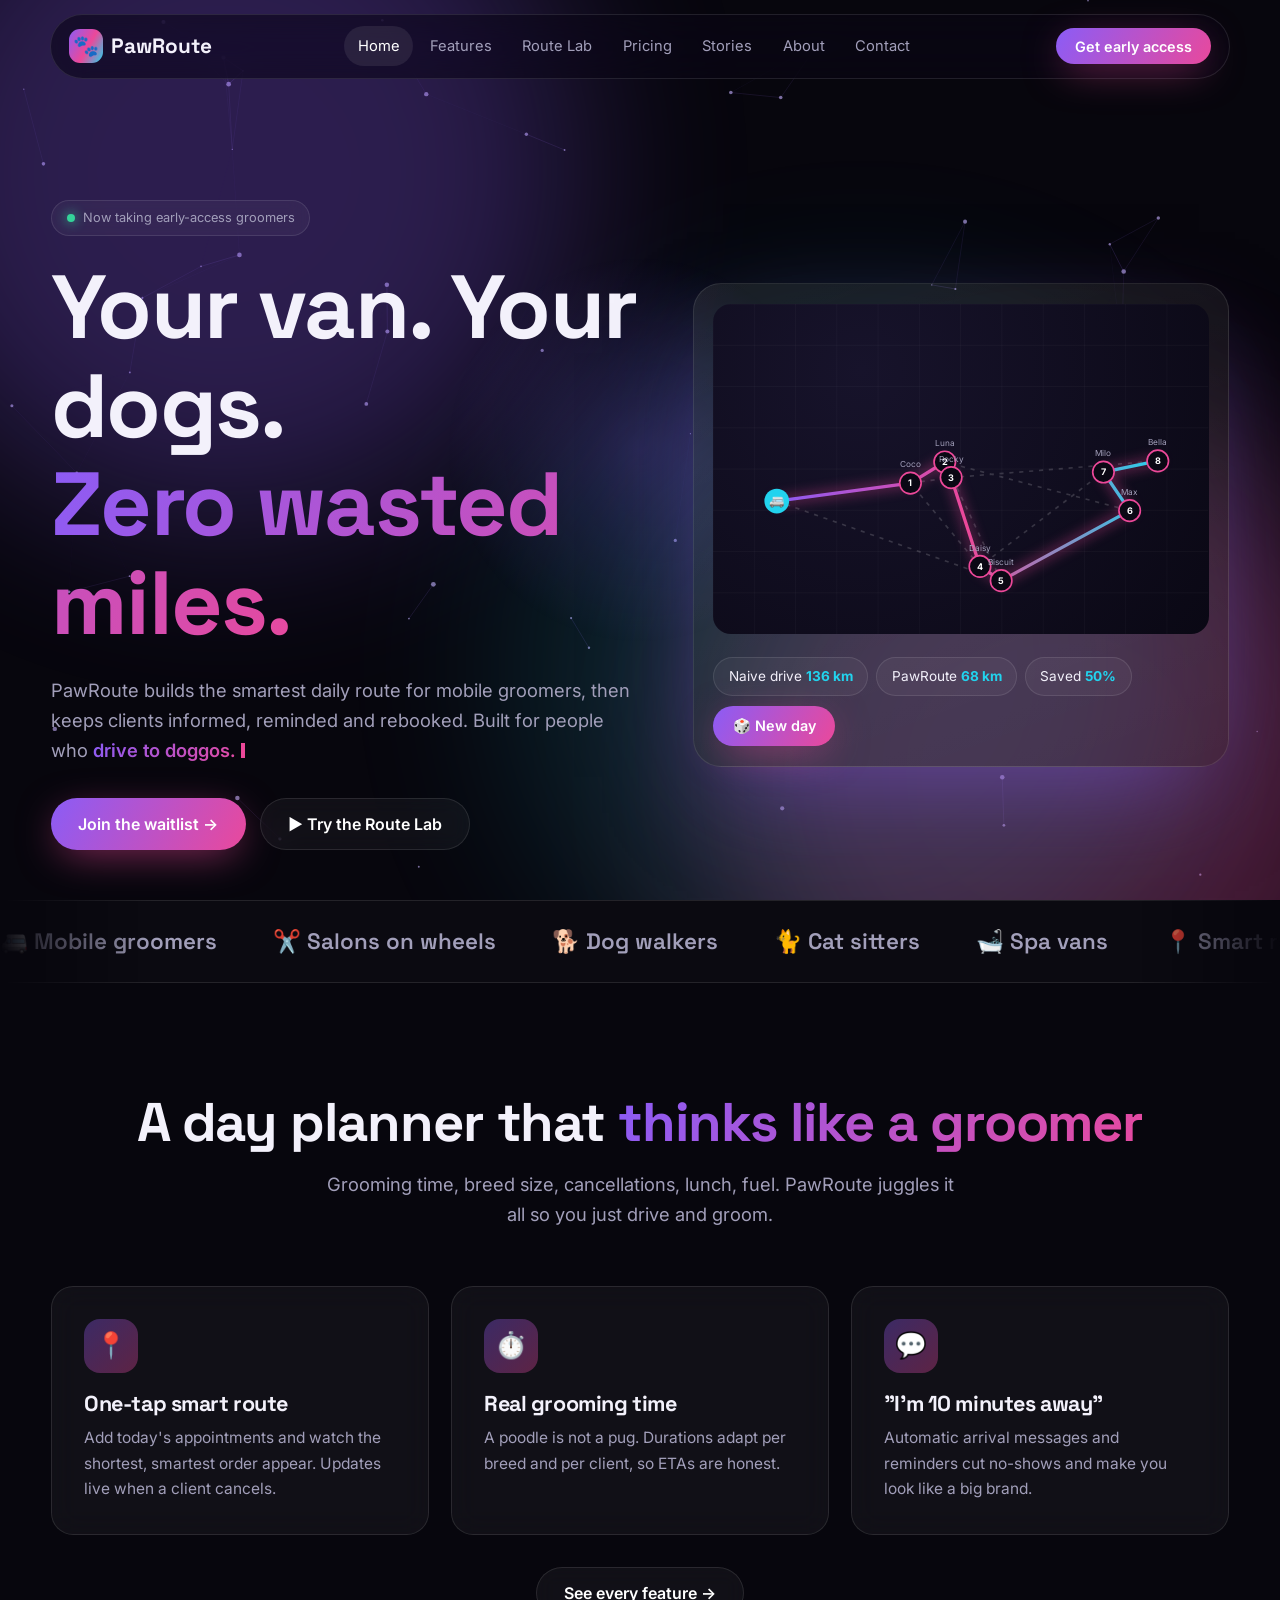
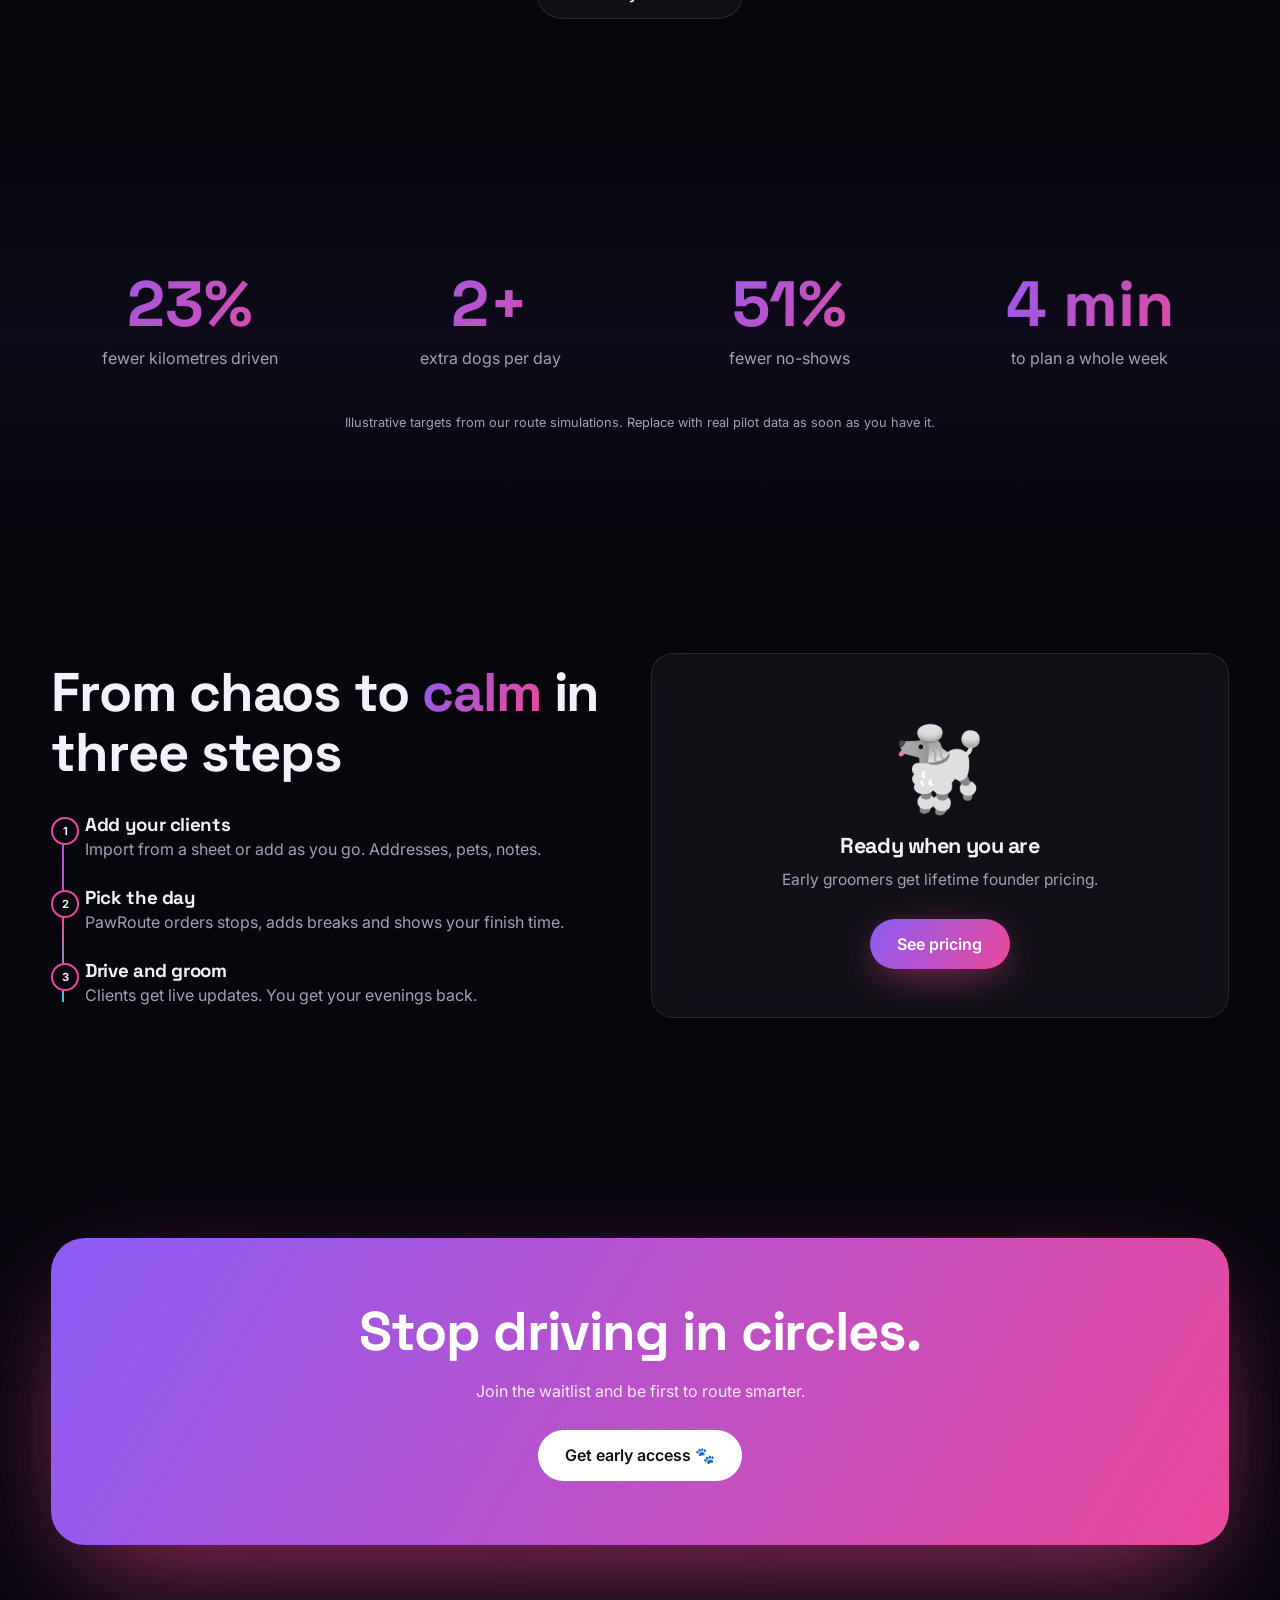
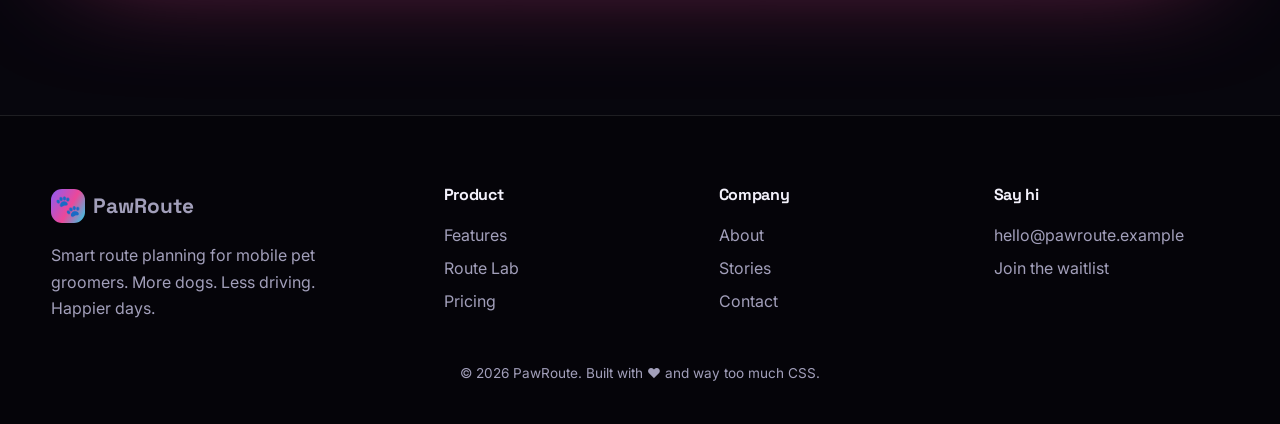
<file: index.html>
<!doctype html>
<html lang="en">
<head>
<meta charset="utf-8">
<meta name="viewport" content="width=device-width,initial-scale=1">
<title>PawRoute — Smart routes for mobile pet groomers</title>
<meta name="description" content="PawRoute plans the perfect day for mobile pet groomers: fewer kilometres, more dogs, happier clients.">
<link rel="preconnect" href="https://fonts.googleapis.com">
<link href="https://fonts.googleapis.com/css2?family=Inter:wght@400;500;600&family=Space+Grotesk:wght@500;700&display=swap" rel="stylesheet">
<link rel="stylesheet" href="style.css">
</head>
<body>

<header class="hero"><div class="wrap hero-grid">
  <div>
    <span class="eyebrow rv"><b></b> Now taking early-access groomers</span>
    <h1 class="rv d1">Your van. Your dogs.<br><span class="grad">Zero wasted miles.</span></h1>
    <p class="lead rv d2">PawRoute builds the smartest daily route for mobile groomers, then keeps clients informed, reminded and rebooked. Built for people who
      <span class="grad" style="font-weight:600"><span id="typed" data-words='["drive to doggos.","groom for a living.","hate traffic.","love clean paws."]'></span><span class="caret"></span></span></p>
    <div class="cta-row rv d3">
      <a href="contact.html" class="btn">Join the waitlist →</a>
      <a href="routes.html" class="btn ghost">▶ Try the Route Lab</a>
    </div>
  </div>
  <div class="demo rv d2">
    <svg id="route-svg" viewBox="0 0 600 400" data-stops="8" aria-label="Animated route optimisation demo"></svg>
    <div class="bar"><div id="demo-stats" style="display:flex;gap:8px;flex-wrap:wrap"></div><button class="btn" id="shuffle">🎲 New day</button></div>
  </div>
</div></header>

<div class="marquee"><div>
  <span>🚐 Mobile groomers</span><span>✂️ Salons on wheels</span><span>🐕 Dog walkers</span><span>🐈 Cat sitters</span><span>🛁 Spa vans</span><span>📍 Smart routing</span><span>⏰ Auto reminders</span><span>💬 Client updates</span>
  <span>🚐 Mobile groomers</span><span>✂️ Salons on wheels</span><span>🐕 Dog walkers</span><span>🐈 Cat sitters</span><span>🛁 Spa vans</span><span>📍 Smart routing</span><span>⏰ Auto reminders</span><span>💬 Client updates</span>
</div></div>

<section><div class="wrap">
  <div class="center rv"><h2>A day planner that <span class="grad">thinks like a groomer</span></h2>
  <p class="lead">Grooming time, breed size, cancellations, lunch, fuel. PawRoute juggles it all so you just drive and groom.</p></div>
  <div class="grid g3" style="margin-top:3.5rem">
    <div class="card rv"><div class="ic">📍</div><h3>One-tap smart route</h3><p>Add today's appointments and watch the shortest, smartest order appear. Updates live when a client cancels.</p></div>
    <div class="card rv d1"><div class="ic">⏱️</div><h3>Real grooming time</h3><p>A poodle is not a pug. Durations adapt per breed and per client, so ETAs are honest.</p></div>
    <div class="card rv d2"><div class="ic">💬</div><h3>"I'm 10 minutes away"</h3><p>Automatic arrival messages and reminders cut no-shows and make you look like a big brand.</p></div>
  </div>
  <p class="center rv" style="margin-top:2rem"><a href="features.html" class="btn ghost">See every feature →</a></p>
</div></section>

<section style="background:linear-gradient(180deg,transparent,rgba(139,92,246,.06),transparent)"><div class="wrap">
  <div class="grid g4">
    <div class="stat rv"><div class="num grad" data-count="27" data-suffix="%">0</div><p>fewer kilometres driven</p></div>
    <div class="stat rv d1"><div class="num grad" data-count="2" data-suffix="+">0</div><p>extra dogs per day</p></div>
    <div class="stat rv d2"><div class="num grad" data-count="60" data-suffix="%">0</div><p>fewer no-shows</p></div>
    <div class="stat rv d3"><div class="num grad" data-count="5" data-suffix=" min">0</div><p>to plan a whole week</p></div>
  </div>
  <p class="center" style="color:var(--muted);font-size:.8rem;margin-top:1rem">Illustrative targets from our route simulations. Replace with real pilot data as soon as you have it.</p>
</div></section>

<section><div class="wrap grid g2" style="align-items:center">
  <div class="rv"><h2>From chaos to <span class="grad">calm</span> in three steps</h2>
    <div class="steps" style="margin-top:2rem">
      <div class="step" data-n="1"><h3>Add your clients</h3><p style="color:var(--muted)">Import from a sheet or add as you go. Addresses, pets, notes.</p></div>
      <div class="step" data-n="2"><h3>Pick the day</h3><p style="color:var(--muted)">PawRoute orders stops, adds breaks and shows your finish time.</p></div>
      <div class="step" data-n="3"><h3>Drive and groom</h3><p style="color:var(--muted)">Clients get live updates. You get your evenings back.</p></div>
    </div></div>
  <div class="card rv d1 center" style="padding:3rem"><div style="font-size:5rem">🐩</div><h3>Ready when you are</h3><p>Early groomers get lifetime founder pricing.</p><br><a href="pricing.html" class="btn">See pricing</a></div>
</div></section>

<section><div class="wrap"><div class="band rv">
  <h2>Stop driving in circles.</h2><p>Join the waitlist and be first to route smarter.</p><a href="contact.html" class="btn">Get early access 🐾</a>
</div></div></section>

<script src="script.js"></script>
</body>
</html>
</file>
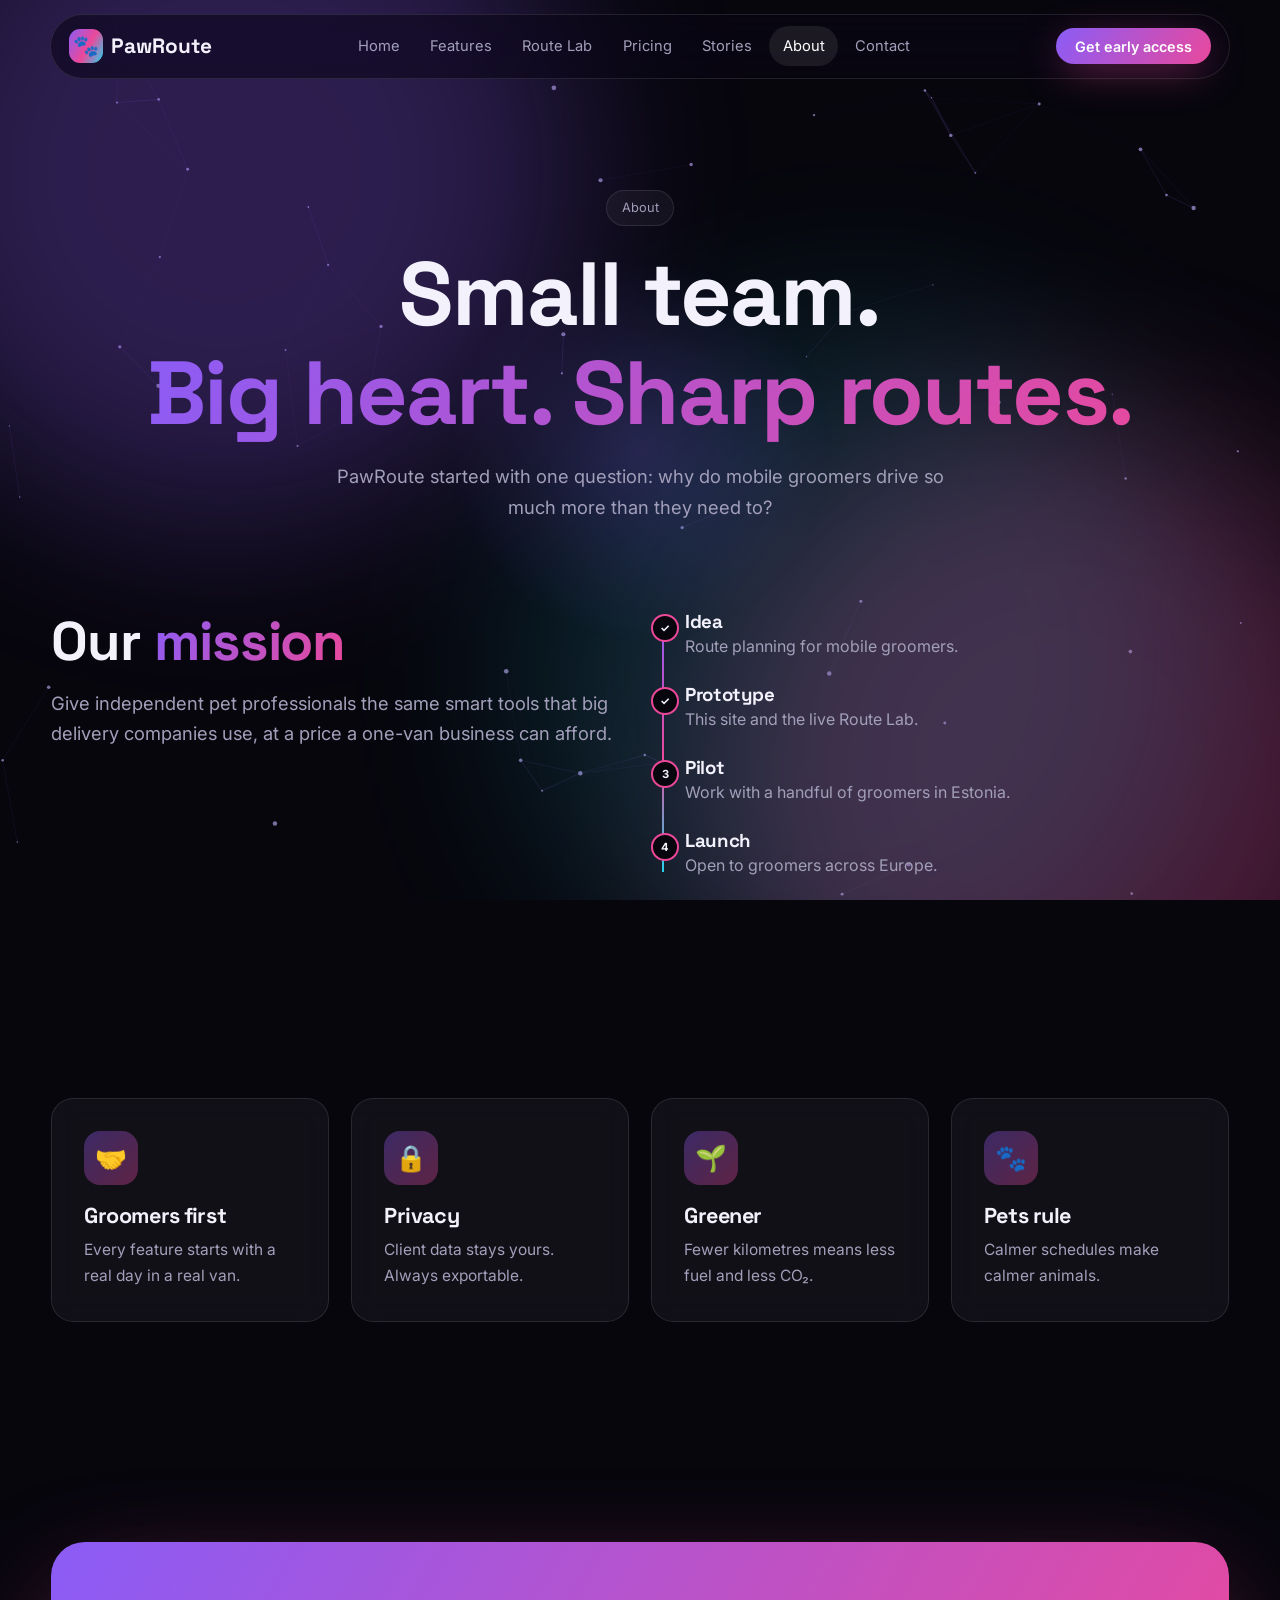
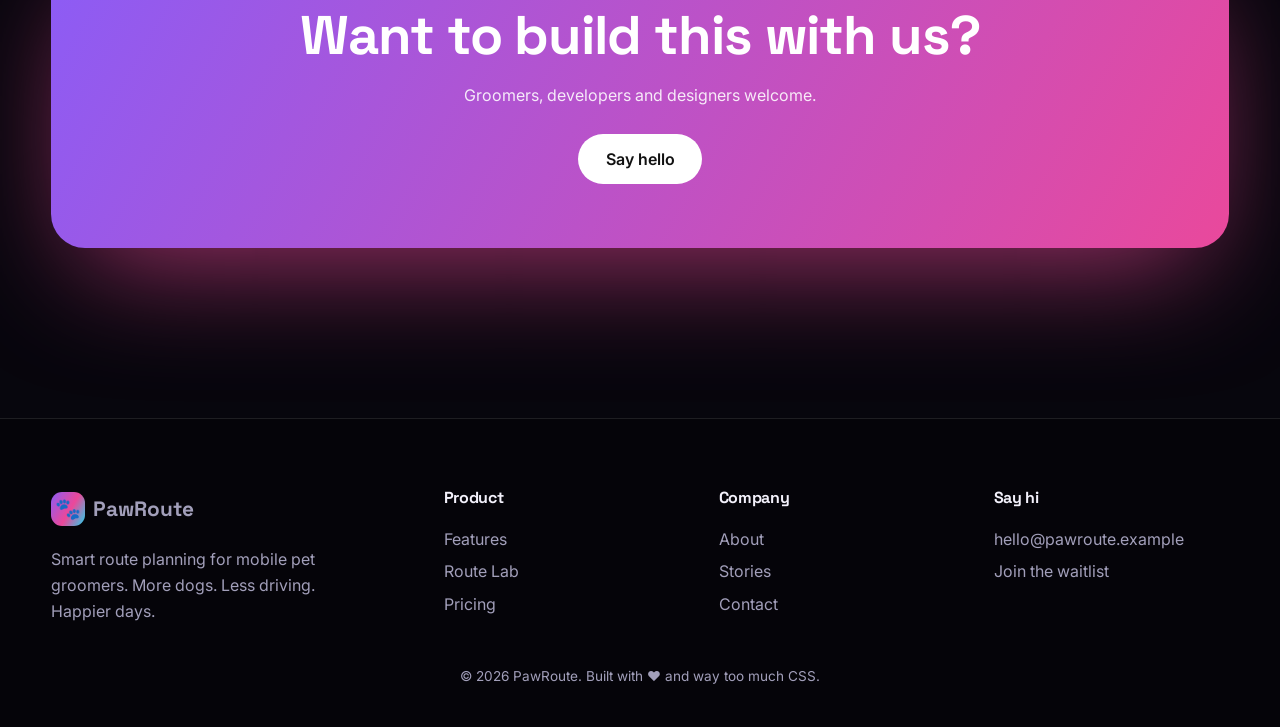
<file: about.html>
<!doctype html>
<html lang="en">
<head>
<meta charset="utf-8">
<meta name="viewport" content="width=device-width,initial-scale=1">
<title>About — PawRoute</title>
<meta name="description" content="Why PawRoute exists and where it is going.">
<link href="https://fonts.googleapis.com/css2?family=Inter:wght@400;500;600&family=Space+Grotesk:wght@500;700&display=swap" rel="stylesheet">
<link rel="stylesheet" href="style.css">
</head>
<body>
<header class="page-hero center"><div class="wrap">
  <span class="eyebrow rv">About</span>
  <h1 class="rv d1" style="margin:1.2rem 0">Small team.<br><span class="grad">Big heart. Sharp routes.</span></h1>
  <p class="lead rv d2">PawRoute started with one question: why do mobile groomers drive so much more than they need to?</p>
</div></header>

<section style="padding-top:30px"><div class="wrap grid g2" style="align-items:start">
  <div class="rv"><h2>Our <span class="grad">mission</span></h2>
    <p class="lead">Give independent pet professionals the same smart tools that big delivery companies use, at a price a one-van business can afford.</p></div>
  <div class="steps rv d1">
    <div class="step" data-n="✓"><h3>Idea</h3><p style="color:var(--muted)">Route planning for mobile groomers.</p></div>
    <div class="step" data-n="✓"><h3>Prototype</h3><p style="color:var(--muted)">This site and the live Route Lab.</p></div>
    <div class="step" data-n="3"><h3>Pilot</h3><p style="color:var(--muted)">Work with a handful of groomers in Estonia.</p></div>
    <div class="step" data-n="4"><h3>Launch</h3><p style="color:var(--muted)">Open to groomers across Europe.</p></div>
  </div>
</div></section>

<section><div class="wrap"><div class="grid g4">
  <div class="card rv"><div class="ic">🤝</div><h3>Groomers first</h3><p>Every feature starts with a real day in a real van.</p></div>
  <div class="card rv d1"><div class="ic">🔒</div><h3>Privacy</h3><p>Client data stays yours. Always exportable.</p></div>
  <div class="card rv d2"><div class="ic">🌱</div><h3>Greener</h3><p>Fewer kilometres means less fuel and less CO₂.</p></div>
  <div class="card rv d3"><div class="ic">🐾</div><h3>Pets rule</h3><p>Calmer schedules make calmer animals.</p></div>
</div></div></section>
<section><div class="wrap"><div class="band rv"><h2>Want to build this with us?</h2><p>Groomers, developers and designers welcome.</p><a href="contact.html" class="btn">Say hello</a></div></div></section>
<script src="script.js"></script>
</body>
</html>
</file>
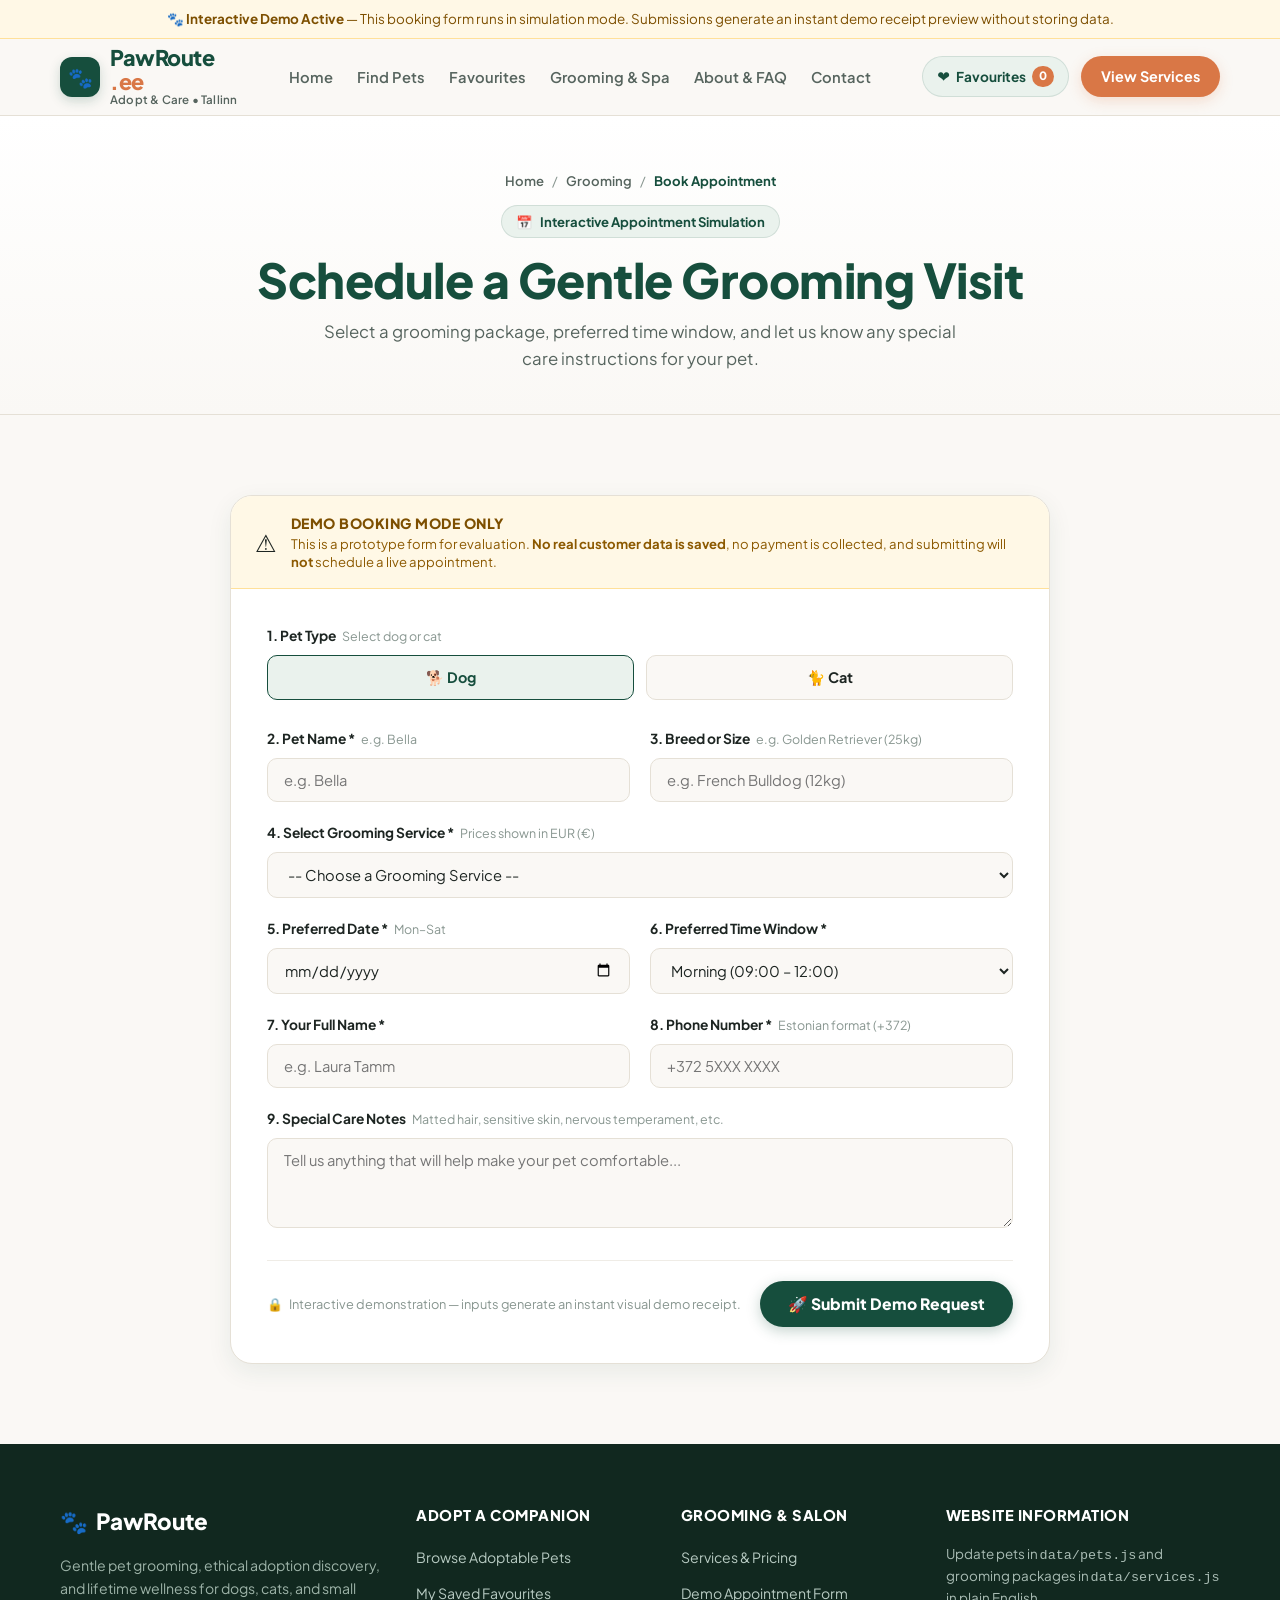
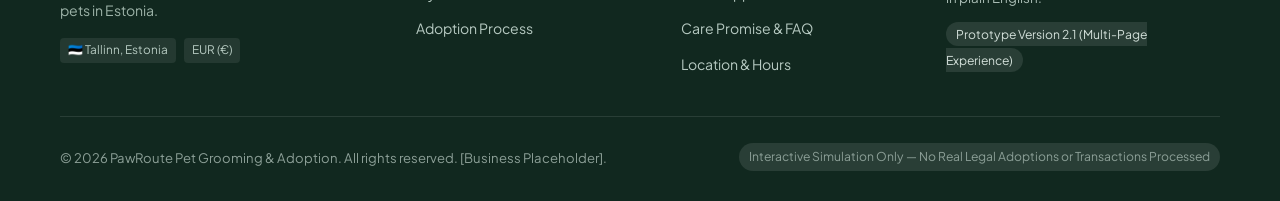
<file: booking.html>
<!DOCTYPE html>
<html lang="en">
<head>
  <meta charset="UTF-8">
  <meta name="viewport" content="width=device-width, initial-scale=1.0">
  <title>Book Demo Appointment | PawRoute Tallinn</title>
  <meta name="description" content="Request a fear-free grooming appointment for your dog or cat at PawRoute Pet Salon in Tallinn, Estonia.">
  
  <link rel="preconnect" href="https://fonts.googleapis.com">
  <link rel="preconnect" href="https://fonts.gstatic.com" crossorigin>
  <link href="https://fonts.googleapis.com/css2?family=Plus+Jakarta+Sans:wght@400;500;600;700;800&display=swap" rel="stylesheet">
  <link rel="stylesheet" href="styles.css?v=2.1">
</head>
<body>

  <!-- Top Demo Banner -->
  <div class="demo-top-bar" role="status">
    <div class="container">
      <span>🐾 <strong>Interactive Demo Active</strong> — This booking form runs in simulation mode. Submissions generate an instant demo receipt preview without storing data.</span>
    </div>
  </div>

  <!-- Header -->
  <header class="site-header" id="site-header">
    <div class="container">
      <nav class="nav-wrap" aria-label="Main Navigation">
        <a href="index.html" class="logo" aria-label="PawRoute Homepage">
          <div class="logo-icon" aria-hidden="true">🐾</div>
          <div class="logo-text">
            PawRoute<span>.ee</span>
            <small class="logo-subline">Adopt & Care • Tallinn</small>
          </div>
        </a>

        <ul class="nav-links" id="nav-links">
          <li><a href="index.html">Home</a></li>
          <li><a href="adopt.html">Find Pets</a></li>
          <li><a href="favourites.html">Favourites</a></li>
          <li><a href="services.html">Grooming & Spa</a></li>
          <li><a href="about.html">About & FAQ</a></li>
          <li><a href="contact.html">Contact</a></li>
        </ul>

        <div class="header-actions">
          <a href="favourites.html" class="nav-fav-btn" id="nav-fav-btn" aria-label="View saved favourite pets">
            <span class="nav-fav-icon" aria-hidden="true">❤️</span>
            <span class="nav-fav-text">Favourites</span>
            <span class="nav-fav-badge" id="nav-fav-count">0</span>
          </a>
          <a href="services.html" class="nav-cta-btn">View Services</a>
          <button type="button" class="mobile-toggle" id="mobile-menu-btn" aria-label="Toggle navigation menu">☰</button>
        </div>
      </nav>
    </div>
  </header>

  <!-- Page Hero -->
  <section class="page-hero">
    <div class="container">
      <div class="breadcrumbs">
        <a href="index.html">Home</a> <span>/</span> <a href="services.html">Grooming</a> <span>/</span> <span class="current">Book Appointment</span>
      </div>
      <div class="page-hero-tag">
        <span>📅</span> Interactive Appointment Simulation
      </div>
      <h1 class="page-hero-title">Schedule a Gentle Grooming Visit</h1>
      <p class="page-hero-subtitle">
        Select a grooming package, preferred time window, and let us know any special care instructions for your pet.
      </p>
    </div>
  </section>

  <!-- Booking Section -->
  <section class="section-pad">
    <div class="container">
      <div class="booking-section-wrapper">
        <!-- Prominent Demo Disclaimer Banner -->
        <div class="booking-disclaimer-banner">
          <div class="booking-disclaimer-icon">⚠️</div>
          <div class="booking-disclaimer-text">
            <h4>DEMO BOOKING MODE ONLY</h4>
            <p>
              This is a prototype form for evaluation. <strong>No real customer data is saved</strong>, no payment is collected, and submitting will <strong>not</strong> schedule a live appointment.
            </p>
          </div>
        </div>

        <!-- Booking Form -->
        <div class="booking-form-body">
          <form id="demo-booking-form">
            <div class="form-layout-grid">
              
              <!-- 1. Pet Species -->
              <div class="form-group form-full-width">
                <label>1. Pet Type <span class="hint">Select dog or cat</span></label>
                <div class="species-selector">
                  <label class="species-chip">
                    <input type="radio" name="pet-species" value="Dog" checked>
                    <span>🐕 Dog</span>
                  </label>
                  <label class="species-chip">
                    <input type="radio" name="pet-species" value="Cat">
                    <span>🐈 Cat</span>
                  </label>
                </div>
              </div>

              <!-- 2. Pet Name -->
              <div class="form-group">
                <label for="pet-name">2. Pet Name * <span class="hint">e.g. Bella</span></label>
                <input type="text" id="pet-name" class="form-input" placeholder="e.g. Bella" required>
              </div>

              <!-- 3. Breed / Size -->
              <div class="form-group">
                <label for="pet-breed">3. Breed or Size <span class="hint">e.g. Golden Retriever (25kg)</span></label>
                <input type="text" id="pet-breed" class="form-input" placeholder="e.g. French Bulldog (12kg)">
              </div>

              <!-- 4. Service Selection -->
              <div class="form-group form-full-width">
                <label for="booking-service">4. Select Grooming Service * <span class="hint">Prices shown in EUR (€)</span></label>
                <select id="booking-service" class="form-select" required>
                  <option value="">Loading services from data/services.js...</option>
                </select>
              </div>

              <!-- 5. Preferred Date -->
              <div class="form-group">
                <label for="booking-date">5. Preferred Date * <span class="hint">Mon–Sat</span></label>
                <input type="date" id="booking-date" class="form-input" required>
              </div>

              <!-- 6. Preferred Time Window -->
              <div class="form-group">
                <label for="booking-time">6. Preferred Time Window *</label>
                <select id="booking-time" class="form-select" required>
                  <option value="Morning (09:00 - 12:00)">Morning (09:00 – 12:00)</option>
                  <option value="Afternoon (12:00 - 15:00)">Afternoon (12:00 – 15:00)</option>
                  <option value="Late Afternoon (15:00 - 18:00)">Late Afternoon (15:00 – 18:00)</option>
                  <option value="Flexible / Any Time">Flexible / Any time</option>
                </select>
              </div>

              <!-- 7. Owner Name -->
              <div class="form-group">
                <label for="owner-name">7. Your Full Name *</label>
                <input type="text" id="owner-name" class="form-input" placeholder="e.g. Laura Tamm" required>
              </div>

              <!-- 8. Owner Phone -->
              <div class="form-group">
                <label for="owner-phone">8. Phone Number * <span class="hint">Estonian format (+372)</span></label>
                <input type="tel" id="owner-phone" class="form-input" placeholder="+372 5XXX XXXX" required>
              </div>

              <!-- 9. Special Notes -->
              <div class="form-group form-full-width">
                <label for="booking-notes">9. Special Care Notes <span class="hint">Matted hair, sensitive skin, nervous temperament, etc.</span></label>
                <textarea id="booking-notes" class="form-textarea" placeholder="Tell us anything that will help make your pet comfortable..."></textarea>
              </div>

            </div>

            <!-- Footer Actions -->
            <div class="form-footer-actions">
              <div class="form-security-note">
                🔒 <span>Interactive demonstration — inputs generate an instant visual demo receipt.</span>
              </div>
              <button type="submit" class="btn-submit-booking">
                🚀 Submit Demo Request
              </button>
            </div>
          </form>
        </div>
      </div>
    </div>
  </section>

  <!-- Demo Grooming Confirmation Modal -->
  <div class="demo-modal-overlay" id="demo-modal" role="dialog" aria-modal="true" aria-labelledby="modal-title" tabindex="-1">
    <div class="demo-modal-card">
      <span class="modal-demo-badge">Demo Mode Simulation</span>
      <h3 class="modal-header-title" id="modal-title">Demo Request Generated!</h3>
      <p class="modal-header-desc">
        Here is what the pet owner would see. <strong>Important:</strong> No real appointment has been booked and no customer data was saved.
      </p>

      <div class="modal-receipt-box">
        <div class="receipt-row">
          <span class="receipt-label">Demo Reference:</span>
          <span class="receipt-val" id="receipt-ref">DEMO-0000</span>
        </div>
        <div class="receipt-row">
          <span class="receipt-label">Pet Details:</span>
          <span class="receipt-val" id="receipt-pet">Bella</span>
        </div>
        <div class="receipt-row">
          <span class="receipt-label">Requested Service:</span>
          <span class="receipt-val" id="receipt-service">Complete Dog Grooming</span>
        </div>
        <div class="receipt-row">
          <span class="receipt-label">Requested Date & Window:</span>
          <span class="receipt-val" id="receipt-datetime">2026-11-01</span>
        </div>
        <div class="receipt-row">
          <span class="receipt-label">Contact:</span>
          <span class="receipt-val" id="receipt-owner">Guest</span>
        </div>
        <div class="receipt-row">
          <span class="receipt-label">Estimated Total:</span>
          <span class="receipt-val" id="receipt-total">€55</span>
        </div>
      </div>

      <div class="modal-checklist-box">
        <h5>What a Real Production Booking Would Do:</h5>
        <ul>
          <li>Save the customer record securely in a database (e.g. Supabase, PostgreSQL).</li>
          <li>Check real-time groomer calendar availability (e.g. Google Calendar API).</li>
          <li>Send an instant confirmation email / SMS to both the pet owner and the salon.</li>
          <li>Optionally charge a deposit via Estonian bank link or Stripe.</li>
        </ul>
      </div>

      <button type="button" class="btn-close-modal" id="btn-close-modal">
        Close Preview & Try Another
      </button>
    </div>
  </div>

  <!-- Footer -->
  <footer class="site-footer">
    <div class="container">
      <div class="footer-top">
        <div class="footer-brand">
          <div class="footer-logo"><span>🐾</span> PawRoute</div>
          <p>Gentle pet grooming, ethical adoption discovery, and lifetime wellness for dogs, cats, and small pets in Estonia.</p>
          <div class="footer-badge-list">
            <span class="footer-mini-badge">🇪🇪 Tallinn, Estonia</span>
            <span class="footer-mini-badge">EUR (€)</span>
          </div>
        </div>
        <div class="footer-col">
          <h4>Adopt a Companion</h4>
          <ul class="footer-links">
            <li><a href="adopt.html">Browse Adoptable Pets</a></li>
            <li><a href="favourites.html">My Saved Favourites</a></li>
            <li><a href="about.html">Adoption Process</a></li>
          </ul>
        </div>
        <div class="footer-col">
          <h4>Grooming & Salon</h4>
          <ul class="footer-links">
            <li><a href="services.html">Services & Pricing</a></li>
            <li><a href="booking.html">Demo Appointment Form</a></li>
            <li><a href="about.html">Care Promise & FAQ</a></li>
            <li><a href="contact.html">Location & Hours</a></li>
          </ul>
        </div>
        <div class="footer-col">
          <h4>Website Information</h4>
          <p style="font-size: 0.84rem; color: #A9BCB4; line-height: 1.5; margin-bottom: 12px;">
            Update pets in <code>data/pets.js</code> and grooming packages in <code>data/services.js</code> in plain English.
          </p>
          <span class="footer-demo-tag">Prototype Version 2.1 (Multi-Page Experience)</span>
        </div>
      </div>
      <div class="footer-bottom">
        <div>© 2026 PawRoute Pet Grooming & Adoption. All rights reserved. [Business Placeholder].</div>
        <div class="footer-demo-tag">Interactive Simulation Only — No Real Legal Adoptions or Transactions Processed</div>
      </div>
    </div>
  </footer>

  <div class="toast-container" id="toast-container" aria-live="polite"></div>

  <!-- Scripts -->
  <script src="data/services.js?v=2.1"></script>
  <script src="data/pets.js?v=2.1"></script>
  <script src="app.js?v=2.1"></script>
</body>
</html>
</file>
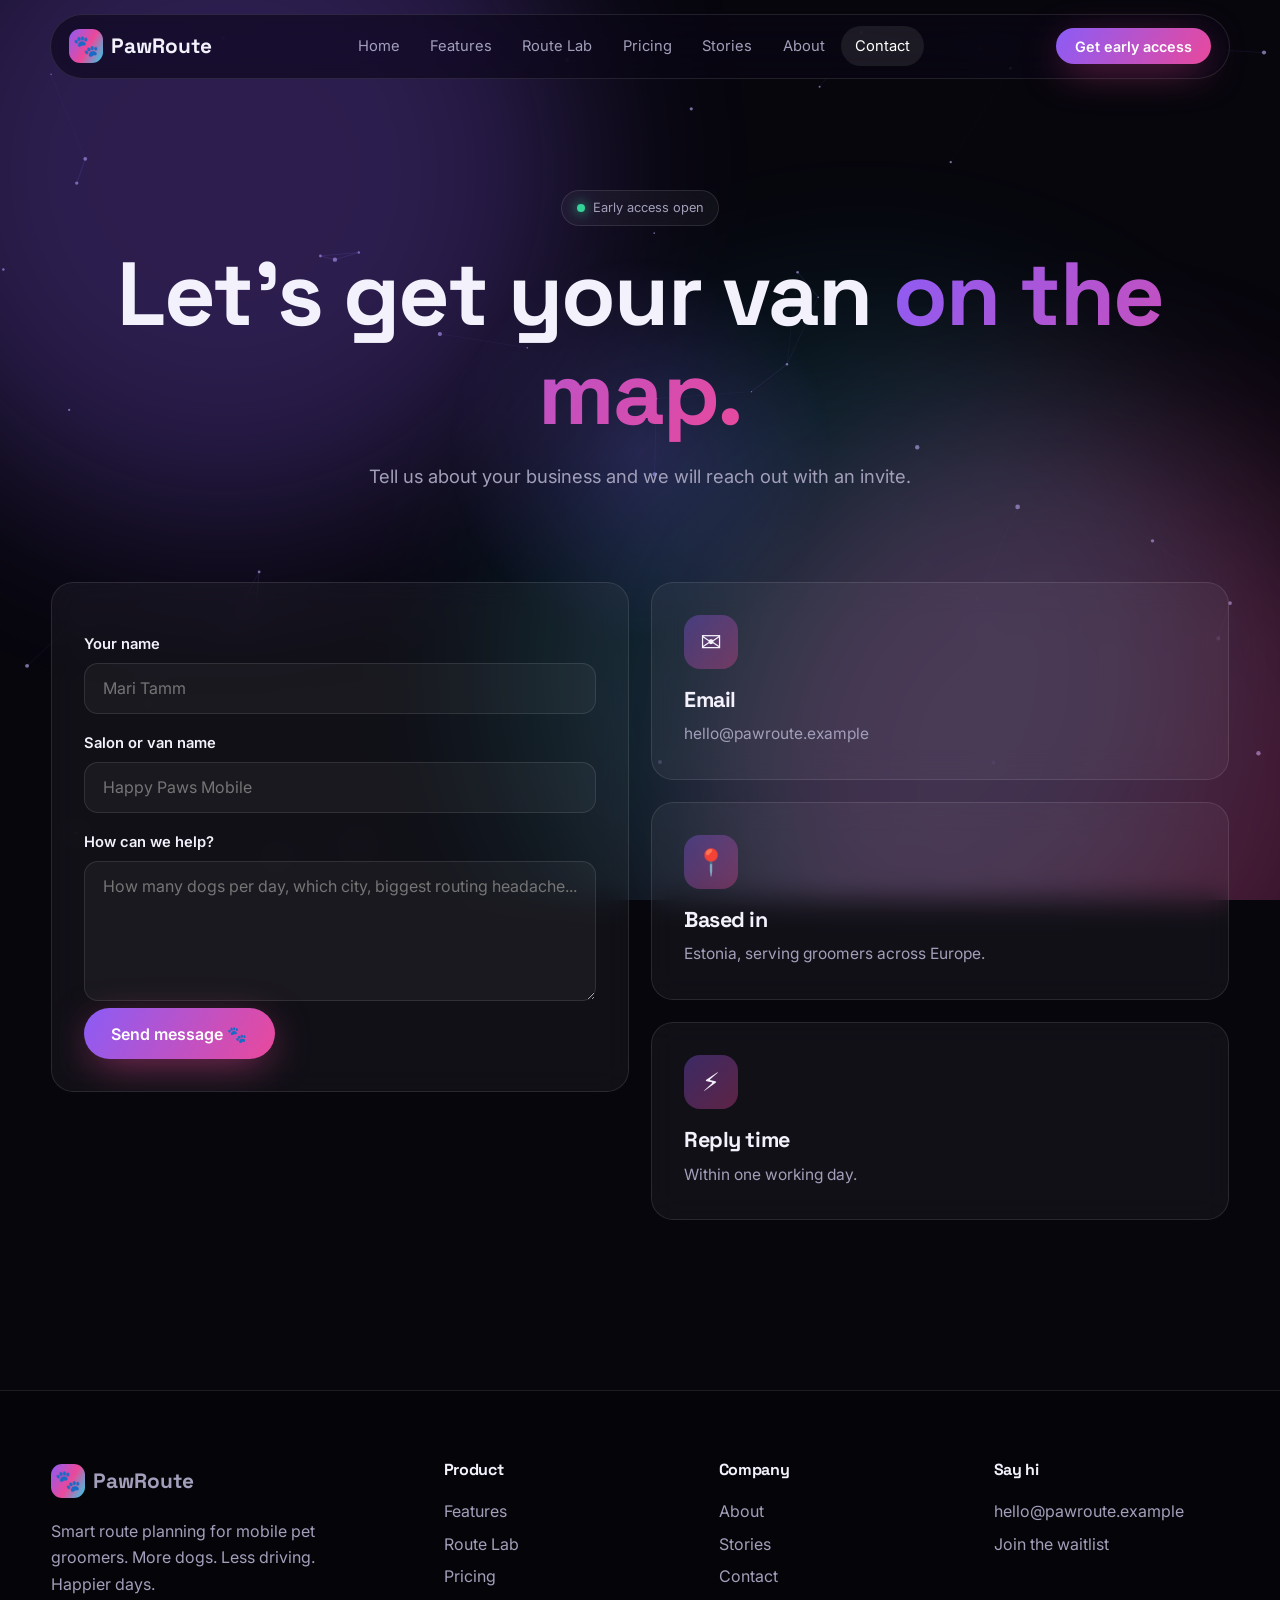
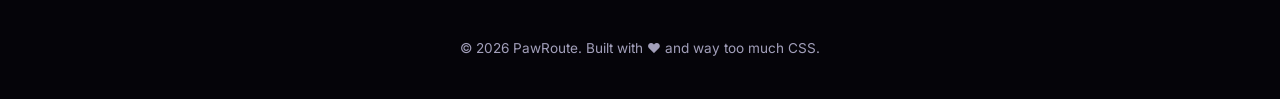
<file: contact.html>
<!doctype html>
<html lang="en">
<head>
<meta charset="utf-8">
<meta name="viewport" content="width=device-width,initial-scale=1">
<title>Contact — PawRoute</title>
<meta name="description" content="Join the PawRoute early-access waitlist or get in touch.">
<link href="https://fonts.googleapis.com/css2?family=Inter:wght@400;500;600&family=Space+Grotesk:wght@500;700&display=swap" rel="stylesheet">
<link rel="stylesheet" href="style.css">
</head>
<body>
<header class="page-hero center"><div class="wrap">
  <span class="eyebrow rv"><b></b> Early access open</span>
  <h1 class="rv d1" style="margin:1.2rem 0">Let's get your van <span class="grad">on the map.</span></h1>
  <p class="lead rv d2">Tell us about your business and we will reach out with an invite.</p>
</div></header>

<section style="padding-top:30px"><div class="wrap grid g2" style="align-items:start">
  <form class="card rv" id="contact-form">
    <label for="name">Your name</label><input id="name" name="name" required placeholder="Mari Tamm">
    <label for="biz">Salon or van name</label><input id="biz" name="biz" placeholder="Happy Paws Mobile">
    <label for="msg">How can we help?</label><textarea id="msg" name="msg" required placeholder="How many dogs per day, which city, biggest routing headache..."></textarea>
    <br><button class="btn" type="submit">Send message 🐾</button>
  </form>
  <div class="grid rv d1">
    <div class="card"><div class="ic">✉️</div><h3>Email</h3><p>hello@pawroute.example</p></div>
    <div class="card"><div class="ic">📍</div><h3>Based in</h3><p>Estonia, serving groomers across Europe.</p></div>
    <div class="card"><div class="ic">⚡</div><h3>Reply time</h3><p>Within one working day.</p></div>
  </div>
</div></section>
<script src="script.js"></script>
</body>
</html>
</file>
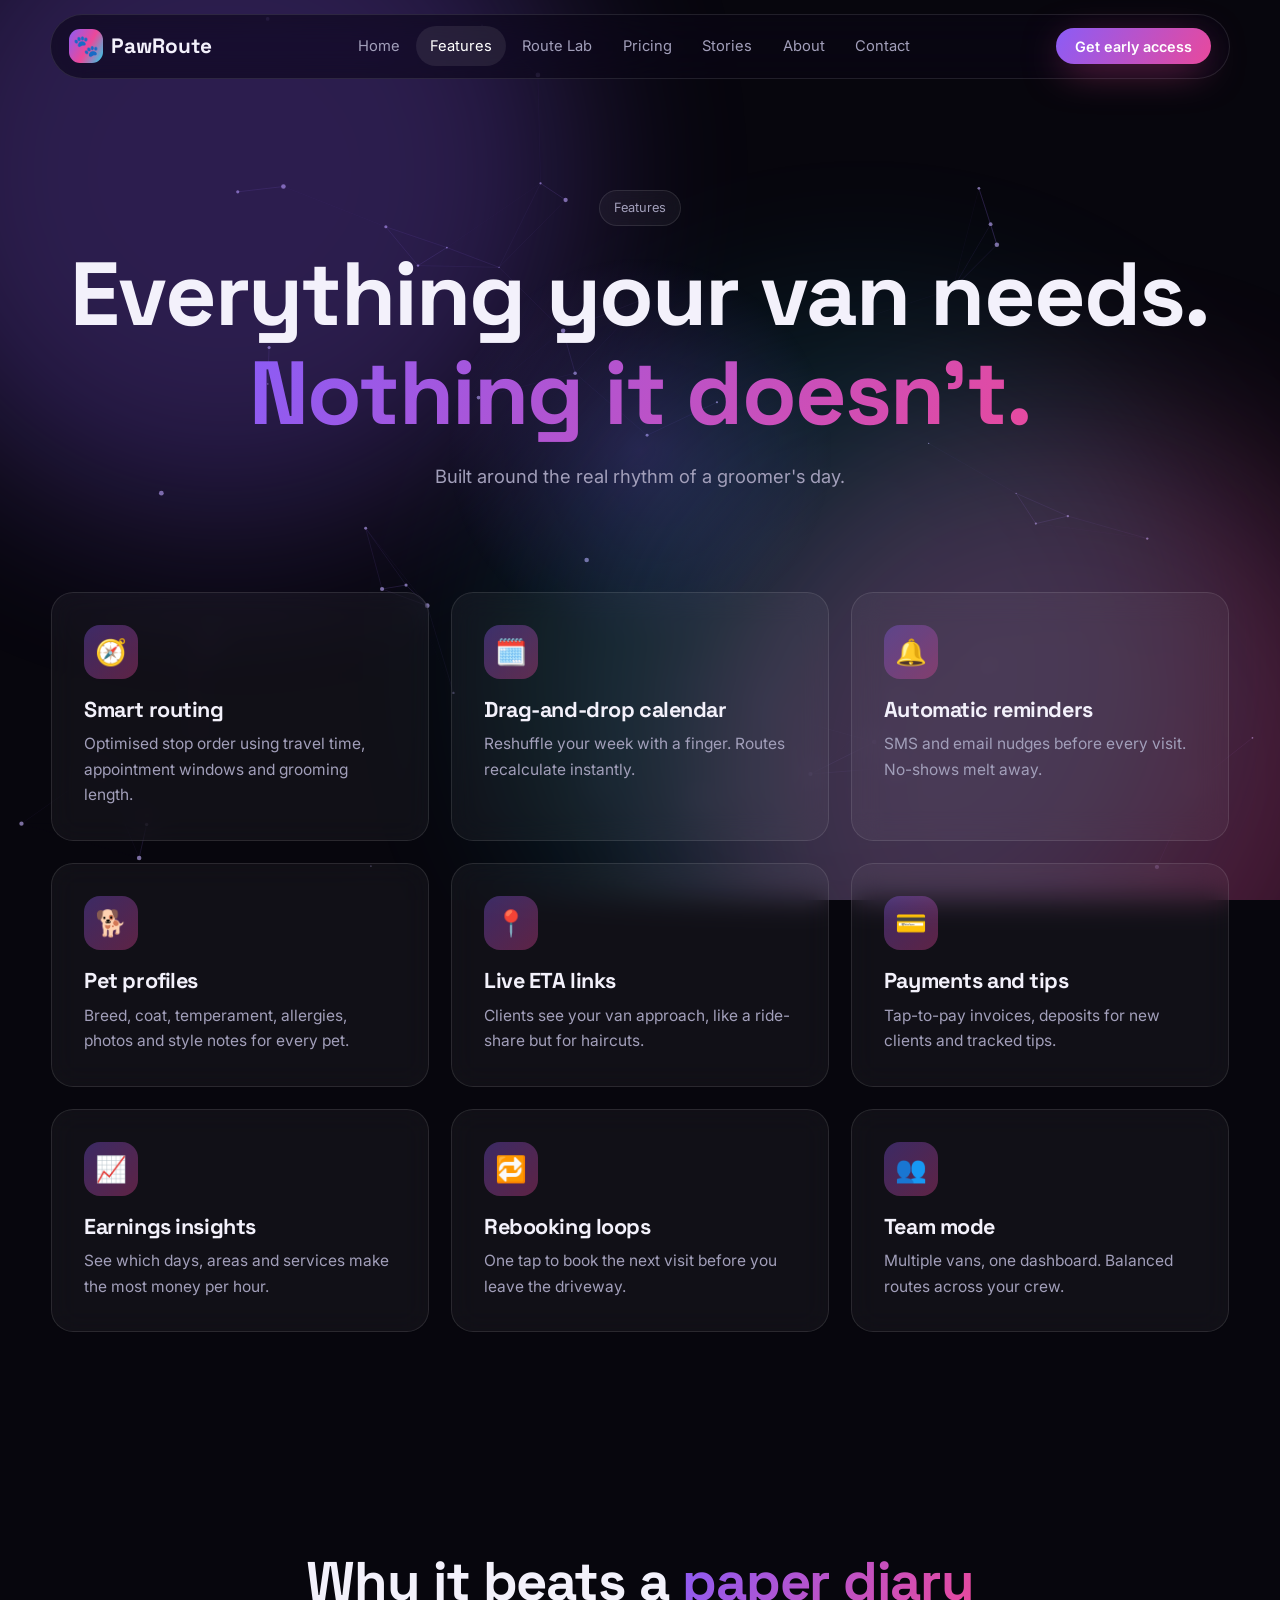
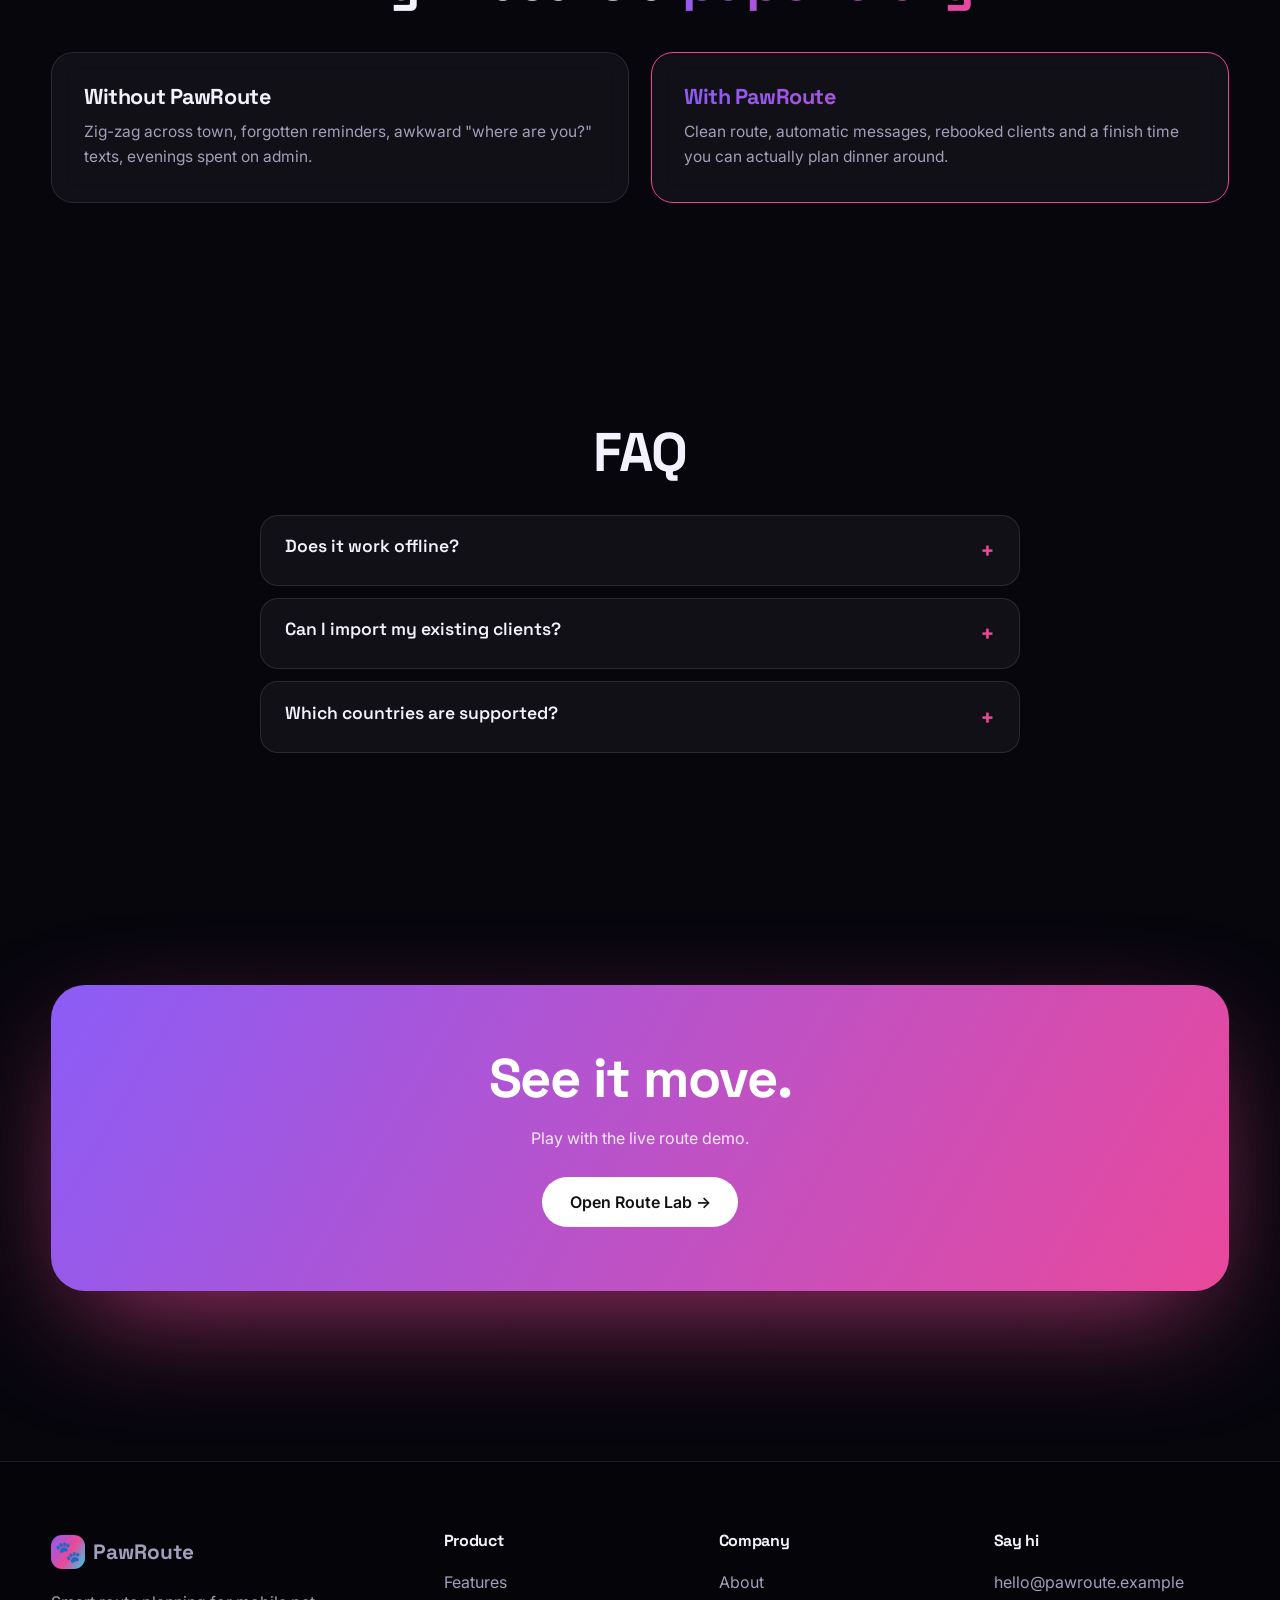
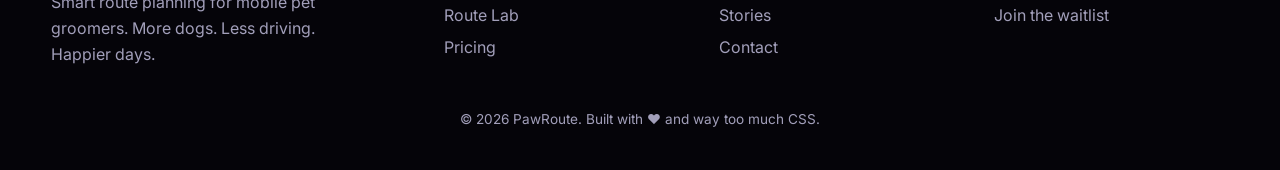
<file: features.html>
<!doctype html>
<html lang="en">
<head>
<meta charset="utf-8">
<meta name="viewport" content="width=device-width,initial-scale=1">
<title>Features — PawRoute</title>
<meta name="description" content="Everything a mobile pet groomer needs: routing, scheduling, reminders, client profiles and analytics.">
<link href="https://fonts.googleapis.com/css2?family=Inter:wght@400;500;600&family=Space+Grotesk:wght@500;700&display=swap" rel="stylesheet">
<link rel="stylesheet" href="style.css">
</head>
<body>
<header class="page-hero center"><div class="wrap">
  <span class="eyebrow rv">Features</span>
  <h1 class="rv d1" style="margin:1.2rem 0">Everything your van needs.<br><span class="grad">Nothing it doesn't.</span></h1>
  <p class="lead rv d2">Built around the real rhythm of a groomer's day.</p>
</div></header>

<section style="padding-top:40px"><div class="wrap grid g3">
  <div class="card rv"><div class="ic">🧭</div><h3>Smart routing</h3><p>Optimised stop order using travel time, appointment windows and grooming length.</p></div>
  <div class="card rv d1"><div class="ic">🗓️</div><h3>Drag-and-drop calendar</h3><p>Reshuffle your week with a finger. Routes recalculate instantly.</p></div>
  <div class="card rv d2"><div class="ic">🔔</div><h3>Automatic reminders</h3><p>SMS and email nudges before every visit. No-shows melt away.</p></div>
  <div class="card rv"><div class="ic">🐕</div><h3>Pet profiles</h3><p>Breed, coat, temperament, allergies, photos and style notes for every pet.</p></div>
  <div class="card rv d1"><div class="ic">📍</div><h3>Live ETA links</h3><p>Clients see your van approach, like a ride-share but for haircuts.</p></div>
  <div class="card rv d2"><div class="ic">💳</div><h3>Payments and tips</h3><p>Tap-to-pay invoices, deposits for new clients and tracked tips.</p></div>
  <div class="card rv"><div class="ic">📈</div><h3>Earnings insights</h3><p>See which days, areas and services make the most money per hour.</p></div>
  <div class="card rv d1"><div class="ic">🔁</div><h3>Rebooking loops</h3><p>One tap to book the next visit before you leave the driveway.</p></div>
  <div class="card rv d2"><div class="ic">👥</div><h3>Team mode</h3><p>Multiple vans, one dashboard. Balanced routes across your crew.</p></div>
</div></section>

<section><div class="wrap">
  <div class="center rv"><h2>Why it beats a <span class="grad">paper diary</span></h2></div>
  <div class="grid g2" style="margin-top:2.5rem">
    <div class="card rv"><h3>Without PawRoute</h3><p>Zig-zag across town, forgotten reminders, awkward "where are you?" texts, evenings spent on admin.</p></div>
    <div class="card rv d1" style="border-color:var(--b)"><h3 class="grad">With PawRoute</h3><p>Clean route, automatic messages, rebooked clients and a finish time you can actually plan dinner around.</p></div>
  </div>
</div></section>

<section><div class="wrap center rv"><h2>FAQ</h2><div style="text-align:left;max-width:760px;margin:2rem auto 0">
  <details><summary>Does it work offline?</summary><p>Your day's route is cached on the phone, so dead zones do not break your schedule.</p></details>
  <details><summary>Can I import my existing clients?</summary><p>Yes, upload a CSV or spreadsheet and PawRoute maps the columns for you.</p></details>
  <details><summary>Which countries are supported?</summary><p>Launching in Europe first, starting with Estonia and the Nordics, then expanding.</p></details>
</div></div></section>

<section><div class="wrap"><div class="band rv"><h2>See it move.</h2><p>Play with the live route demo.</p><a href="routes.html" class="btn">Open Route Lab →</a></div></div></section>
<script src="script.js"></script>
</body>
</html>
</file>
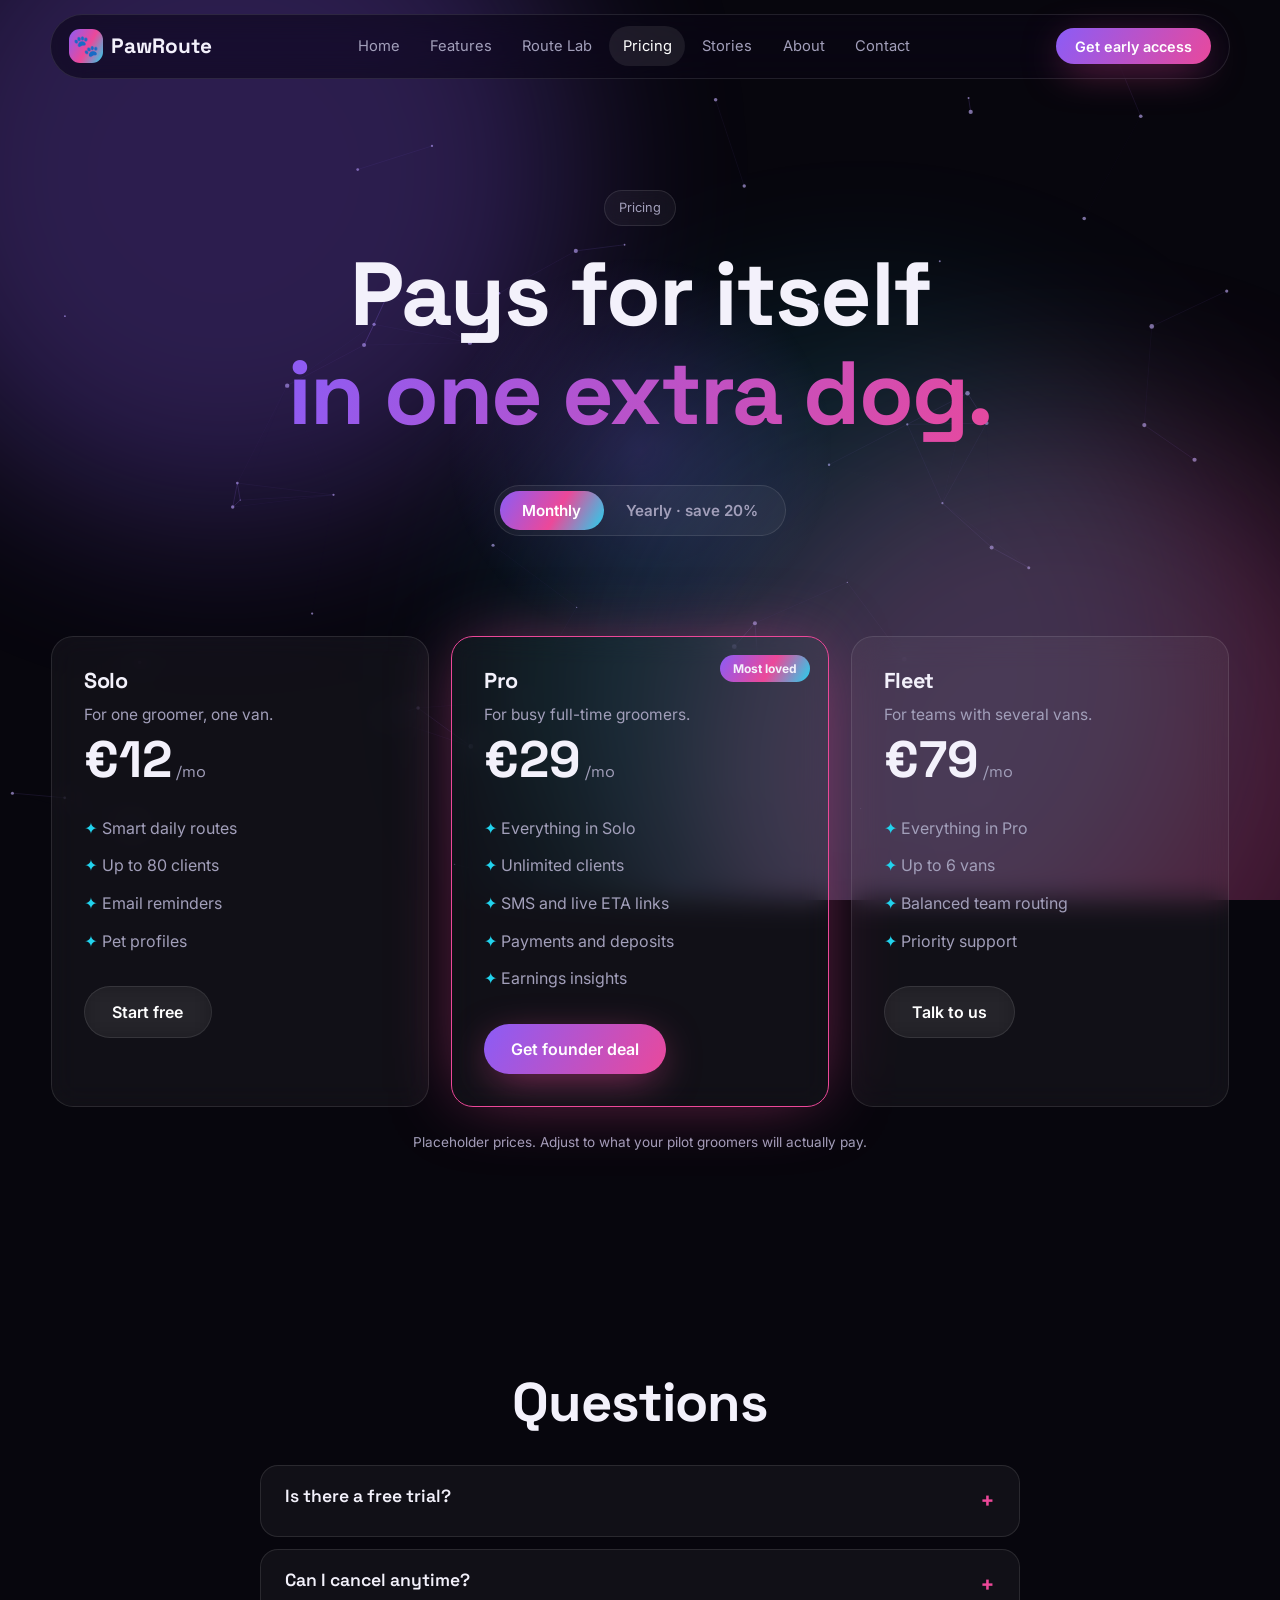
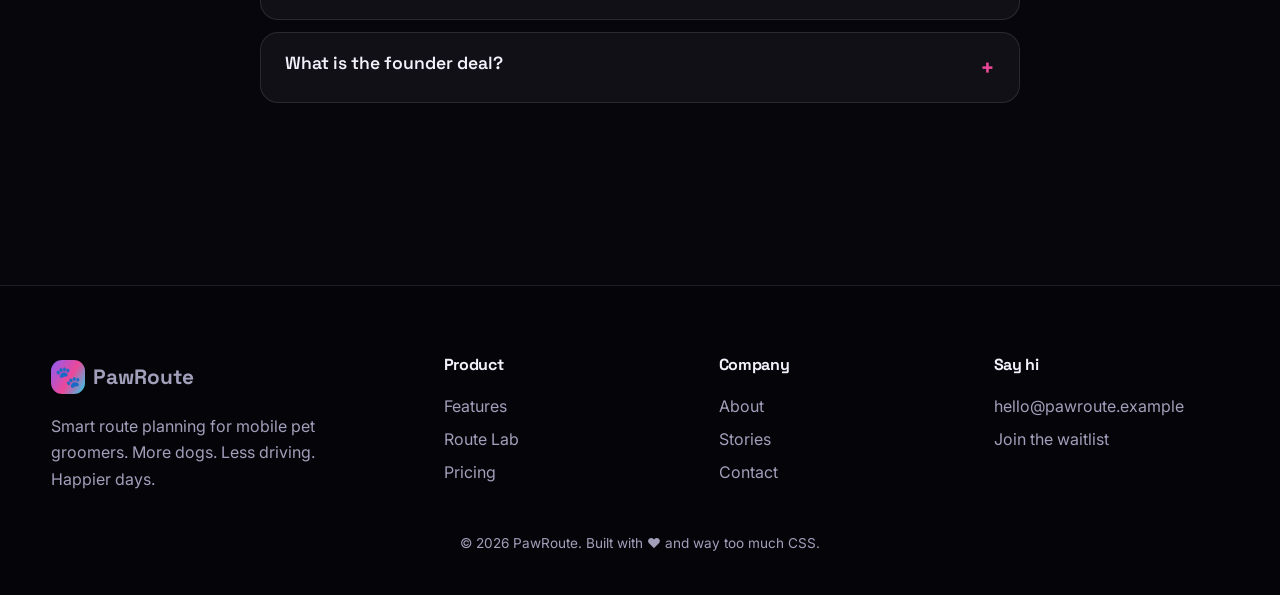
<file: pricing.html>
<!doctype html>
<html lang="en">
<head>
<meta charset="utf-8">
<meta name="viewport" content="width=device-width,initial-scale=1">
<title>Pricing — PawRoute</title>
<meta name="description" content="Simple pricing for solo groomers and growing fleets. Founder discounts for early access.">
<link href="https://fonts.googleapis.com/css2?family=Inter:wght@400;500;600&family=Space+Grotesk:wght@500;700&display=swap" rel="stylesheet">
<link rel="stylesheet" href="style.css">
</head>
<body>
<header class="page-hero center"><div class="wrap">
  <span class="eyebrow rv">Pricing</span>
  <h1 class="rv d1" style="margin:1.2rem 0">Pays for itself<br><span class="grad">in one extra dog.</span></h1>
  <div class="toggle rv d2"><button class="on" data-mode="monthly">Monthly</button><button data-mode="yearly">Yearly · save 20%</button></div>
</div></header>

<section style="padding-top:0"><div class="wrap grid g3" style="align-items:stretch">
  <div class="card plan rv"><h3>Solo</h3><p>For one groomer, one van.</p>
    <div class="price">€<span data-m="12" data-y="9">12</span><small> /mo</small></div>
    <ul><li>Smart daily routes</li><li>Up to 80 clients</li><li>Email reminders</li><li>Pet profiles</li></ul><a href="contact.html" class="btn ghost">Start free</a></div>
  <div class="card plan pop rv d1"><span class="badge">Most loved</span><h3>Pro</h3><p>For busy full-time groomers.</p>
    <div class="price">€<span data-m="29" data-y="23">29</span><small> /mo</small></div>
    <ul><li>Everything in Solo</li><li>Unlimited clients</li><li>SMS and live ETA links</li><li>Payments and deposits</li><li>Earnings insights</li></ul><a href="contact.html" class="btn">Get founder deal</a></div>
  <div class="card plan rv d2"><h3>Fleet</h3><p>For teams with several vans.</p>
    <div class="price">€<span data-m="79" data-y="63">79</span><small> /mo</small></div>
    <ul><li>Everything in Pro</li><li>Up to 6 vans</li><li>Balanced team routing</li><li>Priority support</li></ul><a href="contact.html" class="btn ghost">Talk to us</a></div>
</div>
<p class="center" style="color:var(--muted);font-size:.85rem;margin-top:1.5rem">Placeholder prices. Adjust to what your pilot groomers will actually pay.</p></section>

<section><div class="wrap center rv"><h2>Questions</h2><div style="text-align:left;max-width:760px;margin:2rem auto 0">
  <details><summary>Is there a free trial?</summary><p>Yes, 30 days with no card required for early-access groomers.</p></details>
  <details><summary>Can I cancel anytime?</summary><p>Always. Export your clients in one click.</p></details>
  <details><summary>What is the founder deal?</summary><p>The first groomers who join lock in their price for life.</p></details>
</div></div></section>
<script src="script.js"></script>
</body>
</html>
</file>
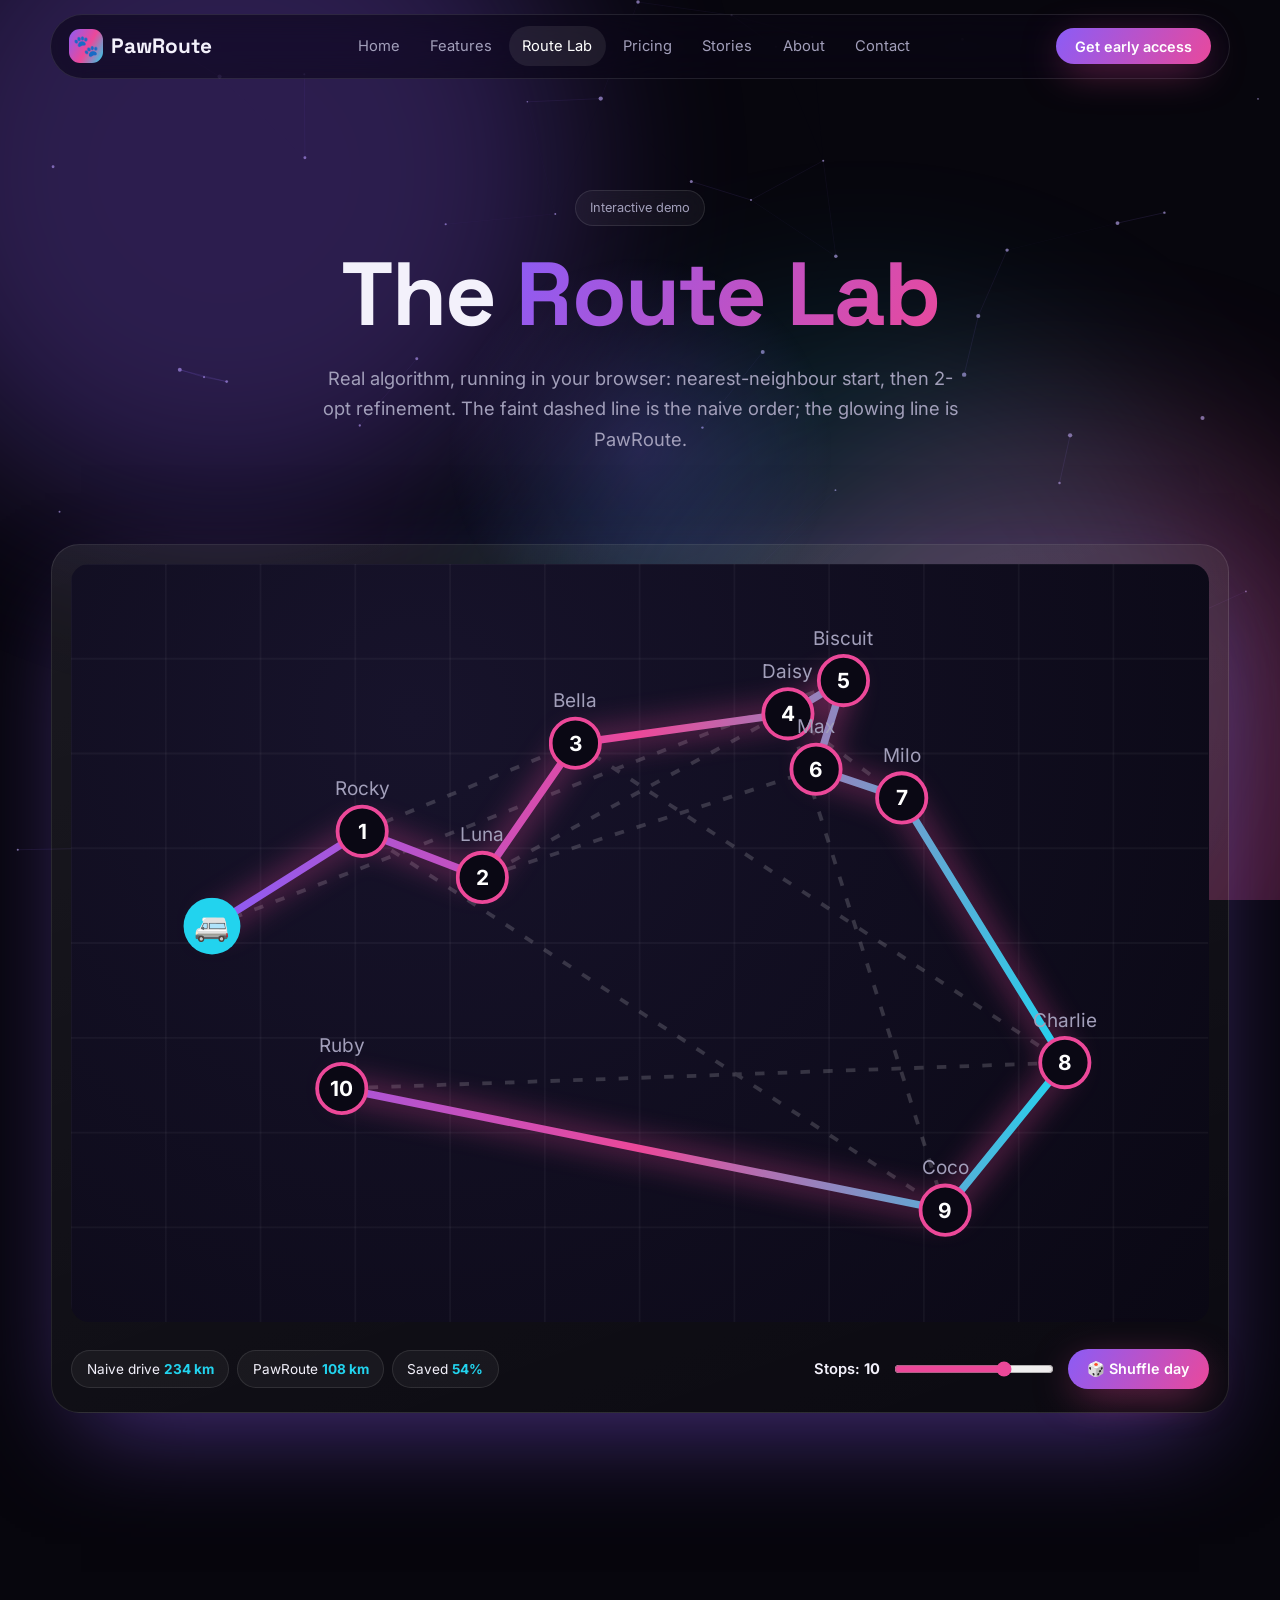
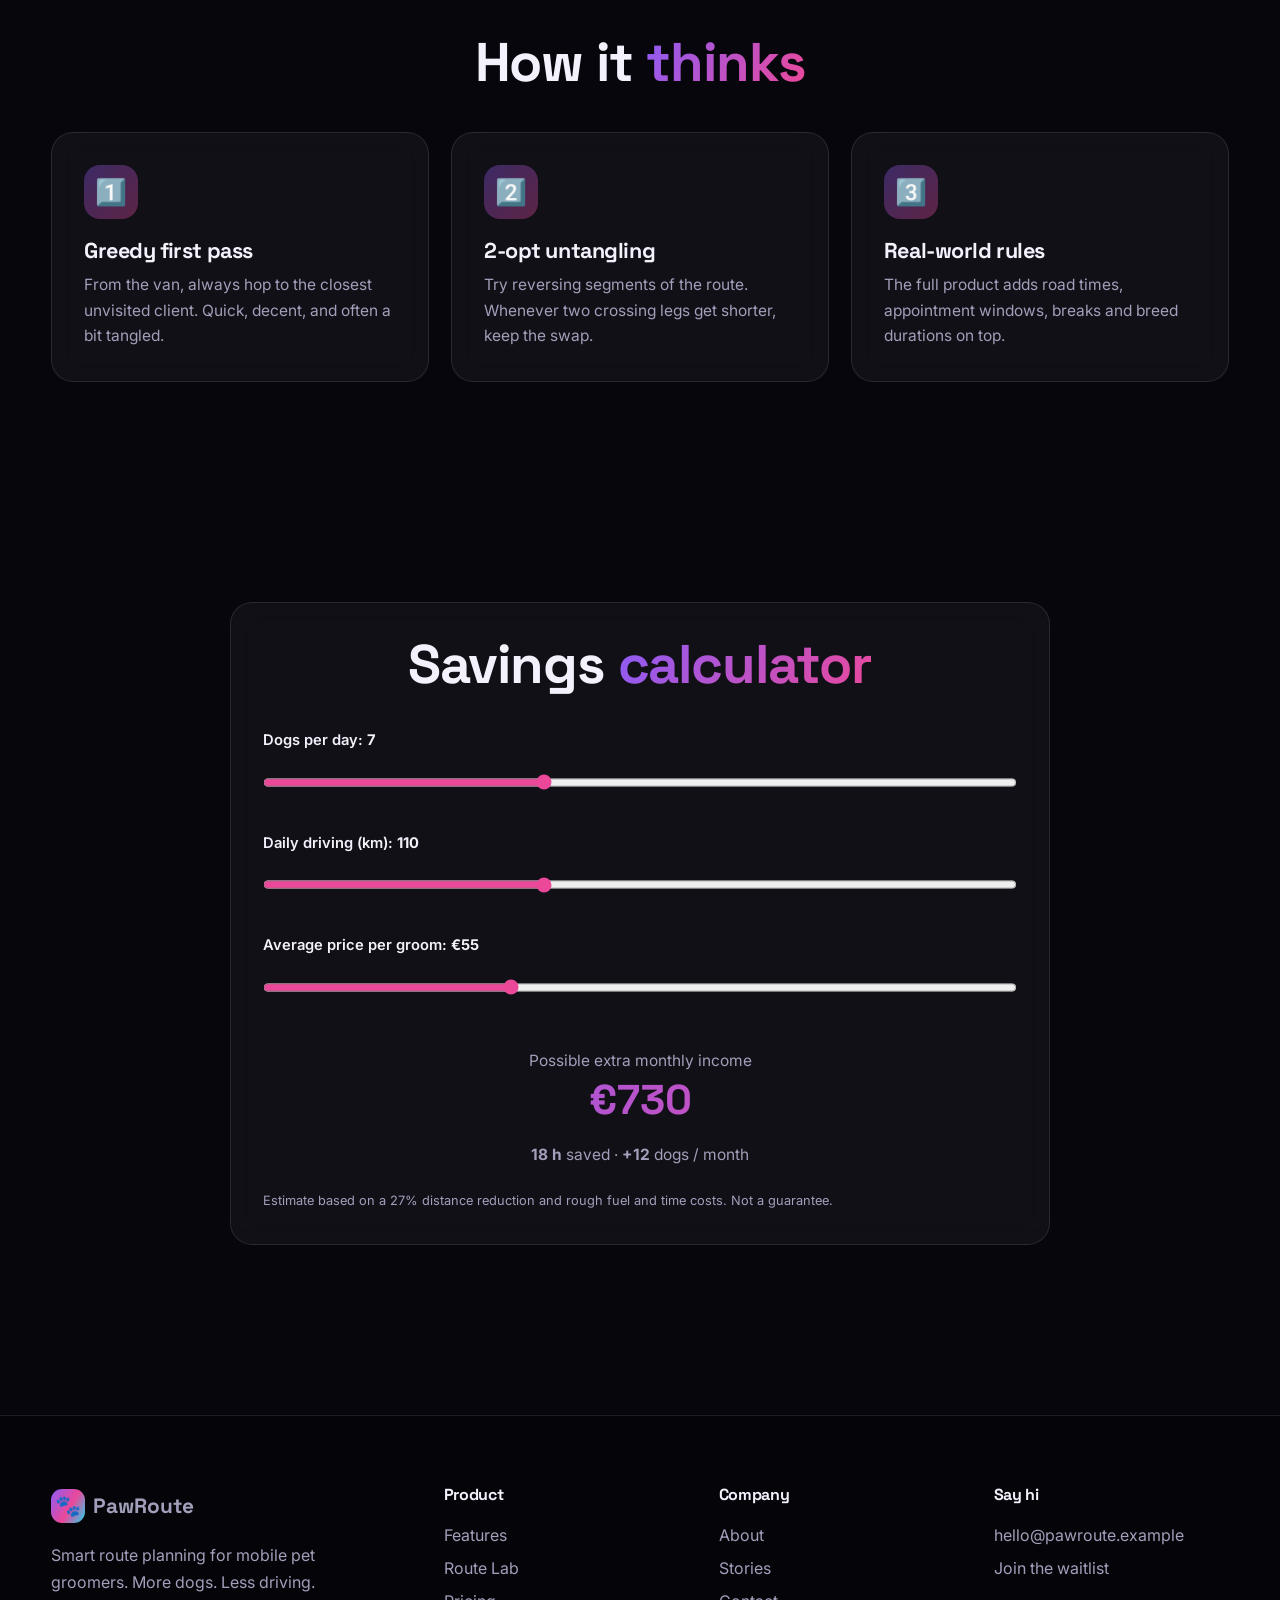
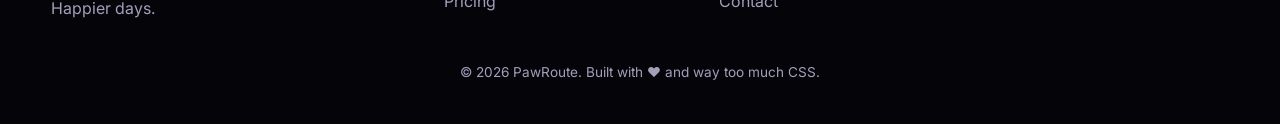
<file: routes.html>
<!doctype html>
<html lang="en">
<head>
<meta charset="utf-8">
<meta name="viewport" content="width=device-width,initial-scale=1">
<title>Route Lab — PawRoute</title>
<meta name="description" content="Interactive route optimiser demo. Slide the number of stops and watch PawRoute find a shorter path.">
<link href="https://fonts.googleapis.com/css2?family=Inter:wght@400;500;600&family=Space+Grotesk:wght@500;700&display=swap" rel="stylesheet">
<link rel="stylesheet" href="style.css">
</head>
<body>
<header class="page-hero center"><div class="wrap">
  <span class="eyebrow rv">Interactive demo</span>
  <h1 class="rv d1" style="margin:1.2rem 0">The <span class="grad">Route Lab</span></h1>
  <p class="lead rv d2">Real algorithm, running in your browser: nearest-neighbour start, then 2-opt refinement. The faint dashed line is the naive order; the glowing line is PawRoute.</p>
</div></header>

<section style="padding-top:30px"><div class="wrap">
  <div class="demo rv">
    <svg id="route-svg" viewBox="0 0 600 400" data-stops="10"></svg>
    <div class="bar">
      <div id="demo-stats" style="display:flex;gap:8px;flex-wrap:wrap"></div>
      <div style="display:flex;gap:14px;align-items:center;flex-wrap:wrap">
        <label style="margin:0">Stops: <b id="stops-val">10</b></label>
        <input type="range" id="stops" min="3" max="12" value="10" style="width:160px">
        <button class="btn" id="shuffle">🎲 Shuffle day</button>
      </div>
    </div>
  </div>
</div></section>

<section><div class="wrap">
  <div class="center rv"><h2>How it <span class="grad">thinks</span></h2></div>
  <div class="grid g3" style="margin-top:2.5rem">
    <div class="card rv"><div class="ic">1️⃣</div><h3>Greedy first pass</h3><p>From the van, always hop to the closest unvisited client. Quick, decent, and often a bit tangled.</p></div>
    <div class="card rv d1"><div class="ic">2️⃣</div><h3>2-opt untangling</h3><p>Try reversing segments of the route. Whenever two crossing legs get shorter, keep the swap.</p></div>
    <div class="card rv d2"><div class="ic">3️⃣</div><h3>Real-world rules</h3><p>The full product adds road times, appointment windows, breaks and breed durations on top.</p></div>
  </div>
</div></section>

<section><div class="wrap"><div class="card rv" id="calc" style="max-width:820px;margin:auto">
  <h2 class="center">Savings <span class="grad">calculator</span></h2>
  <div class="grid g2" style="gap:30px;align-items:center">
    <div>
      <label>Dogs per day: <b id="c-dogs-v"></b></label><input id="c-dogs" type="range" min="3" max="14" value="7">
      <label>Daily driving (km): <b id="c-km-v"></b></label><input id="c-km" type="range" min="30" max="250" value="110">
      <label>Average price per groom: <b id="c-price-v"></b></label><input id="c-price" type="range" min="25" max="120" value="55">
    </div>
    <div class="center">
      <p style="color:var(--muted)">Possible extra monthly income</p><div class="out grad" id="o-rev">€0</div>
      <p style="color:var(--muted);margin-top:1rem"><b id="o-hrs"></b> saved · <b id="o-dogs"></b> dogs / month</p>
    </div>
  </div>
  <p style="color:var(--muted);font-size:.8rem;margin-top:1.4rem">Estimate based on a 27% distance reduction and rough fuel and time costs. Not a guarantee.</p>
</div></div></section>
<script src="script.js"></script>
</body>
</html>
</file>
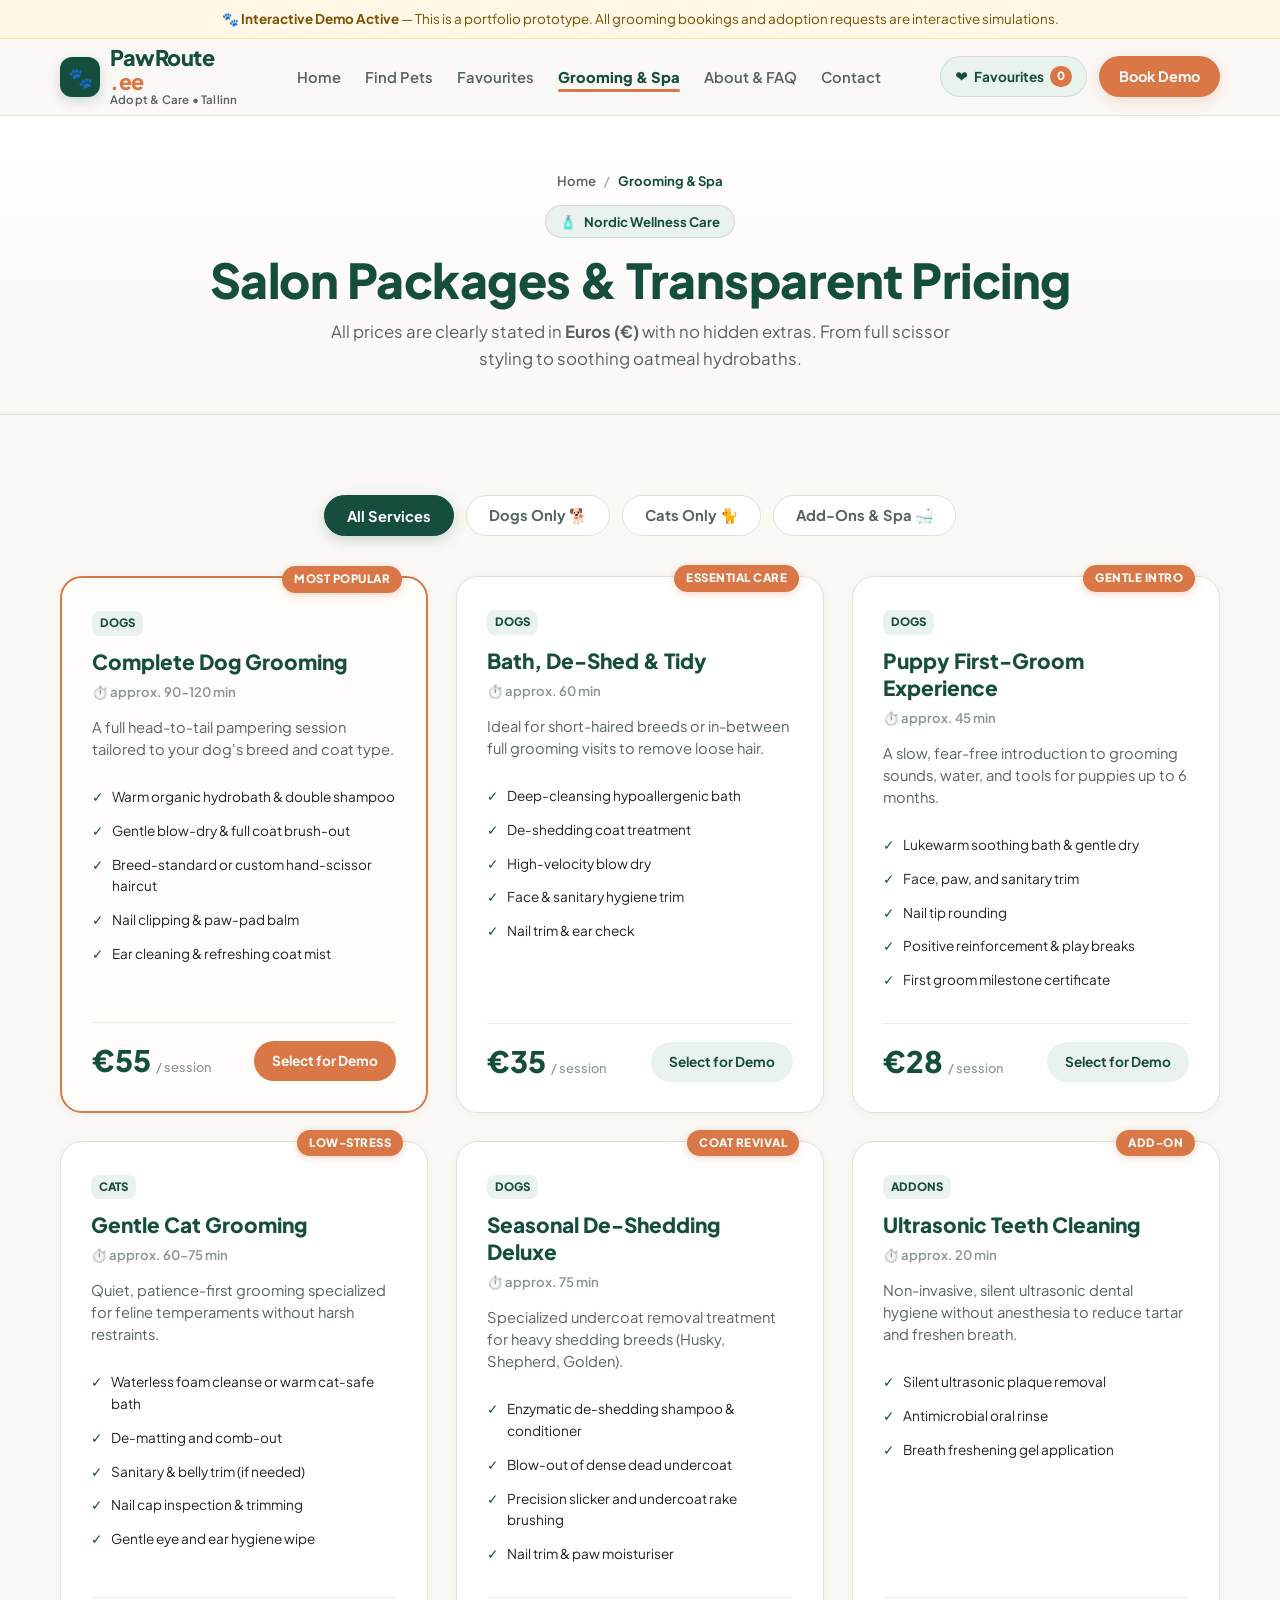
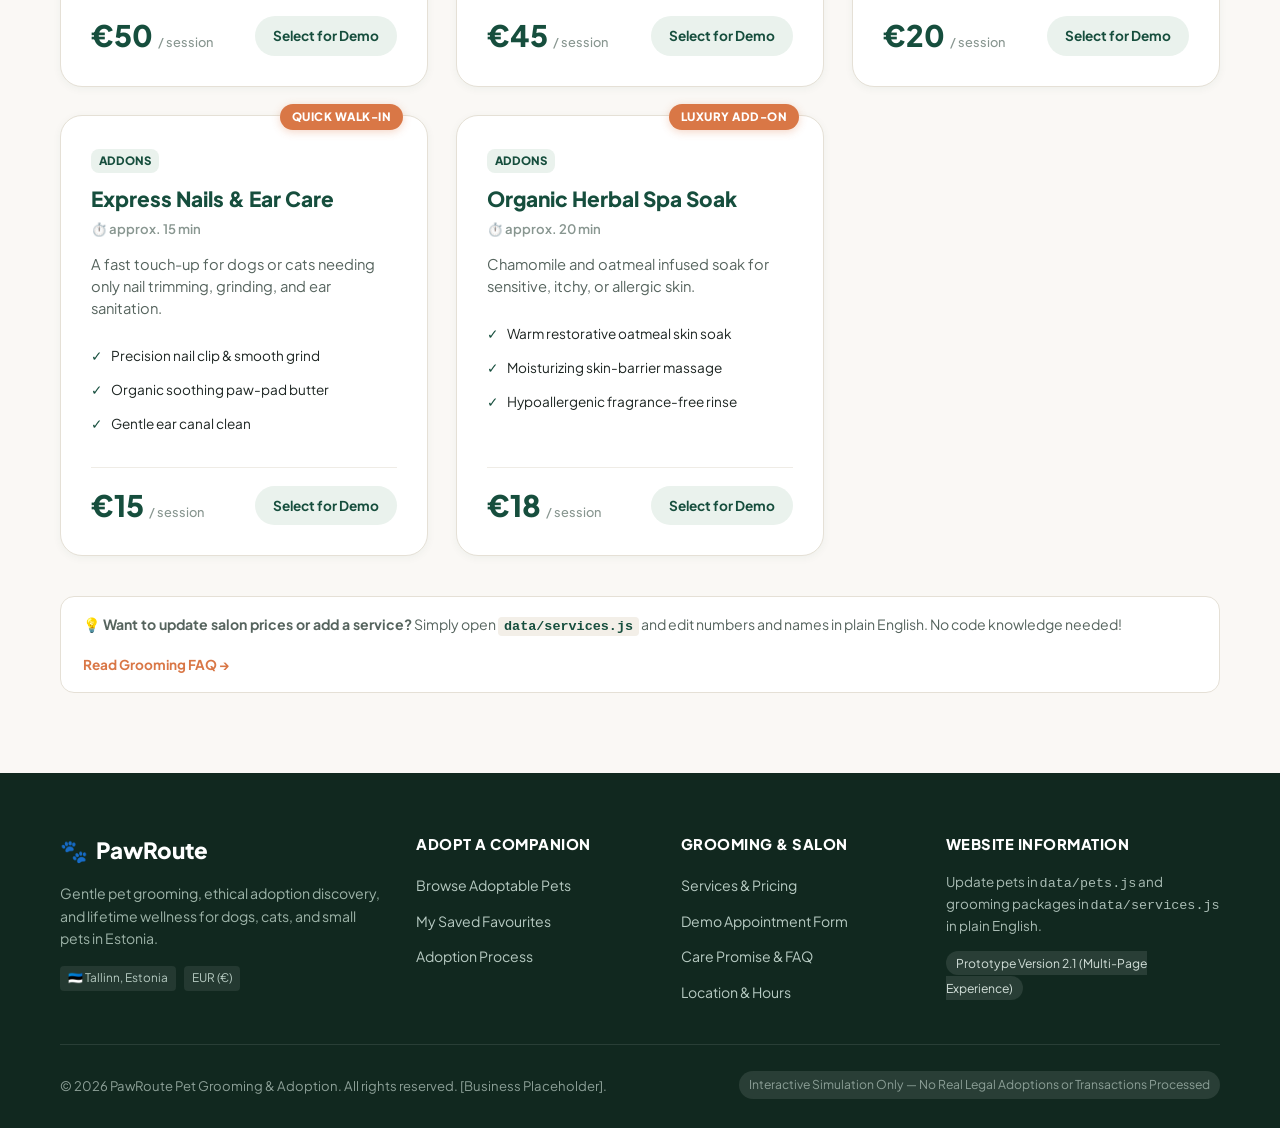
<file: services.html>
<!DOCTYPE html>
<html lang="en">
<head>
  <meta charset="UTF-8">
  <meta name="viewport" content="width=device-width, initial-scale=1.0">
  <title>Grooming & Spa Packages | PawRoute Tallinn</title>
  <meta name="description" content="Transparent pet grooming packages in Euros (€) in Tallinn, Estonia. Gentle, fear-free care for dogs and cats.">
  
  <link rel="preconnect" href="https://fonts.googleapis.com">
  <link rel="preconnect" href="https://fonts.gstatic.com" crossorigin>
  <link href="https://fonts.googleapis.com/css2?family=Plus+Jakarta+Sans:wght@400;500;600;700;800&display=swap" rel="stylesheet">
  <link rel="stylesheet" href="styles.css?v=2.1">
</head>
<body>

  <!-- Top Demo Banner -->
  <div class="demo-top-bar" role="status">
    <div class="container">
      <span>🐾 <strong>Interactive Demo Active</strong> — This is a portfolio prototype. All grooming bookings and adoption requests are interactive simulations.</span>
    </div>
  </div>

  <!-- Header -->
  <header class="site-header" id="site-header">
    <div class="container">
      <nav class="nav-wrap" aria-label="Main Navigation">
        <a href="index.html" class="logo" aria-label="PawRoute Homepage">
          <div class="logo-icon" aria-hidden="true">🐾</div>
          <div class="logo-text">
            PawRoute<span>.ee</span>
            <small class="logo-subline">Adopt & Care • Tallinn</small>
          </div>
        </a>

        <ul class="nav-links" id="nav-links">
          <li><a href="index.html">Home</a></li>
          <li><a href="adopt.html">Find Pets</a></li>
          <li><a href="favourites.html">Favourites</a></li>
          <li><a href="services.html" class="active">Grooming & Spa</a></li>
          <li><a href="about.html">About & FAQ</a></li>
          <li><a href="contact.html">Contact</a></li>
        </ul>

        <div class="header-actions">
          <a href="favourites.html" class="nav-fav-btn" id="nav-fav-btn" aria-label="View saved favourite pets">
            <span class="nav-fav-icon" aria-hidden="true">❤️</span>
            <span class="nav-fav-text">Favourites</span>
            <span class="nav-fav-badge" id="nav-fav-count">0</span>
          </a>
          <a href="booking.html" class="nav-cta-btn">Book Demo</a>
          <button type="button" class="mobile-toggle" id="mobile-menu-btn" aria-label="Toggle navigation menu">☰</button>
        </div>
      </nav>
    </div>
  </header>

  <!-- Page Hero -->
  <section class="page-hero">
    <div class="container">
      <div class="breadcrumbs">
        <a href="index.html">Home</a> <span>/</span> <span class="current">Grooming & Spa</span>
      </div>
      <div class="page-hero-tag">
        <span>🧴</span> Nordic Wellness Care
      </div>
      <h1 class="page-hero-title">Salon Packages & Transparent Pricing</h1>
      <p class="page-hero-subtitle">
        All prices are clearly stated in <strong>Euros (€)</strong> with no hidden extras. From full scissor styling to soothing oatmeal hydrobaths.
      </p>
    </div>
  </section>

  <!-- Services Section -->
  <section class="section-pad">
    <div class="container">
      <!-- Filter Bar -->
      <div class="services-filter-bar" role="tablist" aria-label="Grooming categories">
        <button type="button" class="filter-btn active" data-category="all">All Services</button>
        <button type="button" class="filter-btn" data-category="dogs">Dogs Only 🐕</button>
        <button type="button" class="filter-btn" data-category="cats">Cats Only 🐈</button>
        <button type="button" class="filter-btn" data-category="addons">Add-Ons & Spa 🛁</button>
      </div>

      <!-- Services Grid -->
      <div class="services-grid" id="services-grid">
        <!-- Rendered by app.js -->
      </div>

      <!-- Update Tip Box -->
      <div class="update-tip-box">
        <div class="update-tip-text">
          💡 <strong>Want to update salon prices or add a service?</strong> Simply open <code>data/services.js</code> and edit numbers and names in plain English. No code knowledge needed!
        </div>
        <a href="about.html#faq" style="font-size: 0.85rem; font-weight: 700; color: var(--color-accent);">Read Grooming FAQ →</a>
      </div>
    </div>
  </section>

  <!-- Footer -->
  <footer class="site-footer">
    <div class="container">
      <div class="footer-top">
        <div class="footer-brand">
          <div class="footer-logo"><span>🐾</span> PawRoute</div>
          <p>Gentle pet grooming, ethical adoption discovery, and lifetime wellness for dogs, cats, and small pets in Estonia.</p>
          <div class="footer-badge-list">
            <span class="footer-mini-badge">🇪🇪 Tallinn, Estonia</span>
            <span class="footer-mini-badge">EUR (€)</span>
          </div>
        </div>
        <div class="footer-col">
          <h4>Adopt a Companion</h4>
          <ul class="footer-links">
            <li><a href="adopt.html">Browse Adoptable Pets</a></li>
            <li><a href="favourites.html">My Saved Favourites</a></li>
            <li><a href="about.html">Adoption Process</a></li>
          </ul>
        </div>
        <div class="footer-col">
          <h4>Grooming & Salon</h4>
          <ul class="footer-links">
            <li><a href="services.html">Services & Pricing</a></li>
            <li><a href="booking.html">Demo Appointment Form</a></li>
            <li><a href="about.html">Care Promise & FAQ</a></li>
            <li><a href="contact.html">Location & Hours</a></li>
          </ul>
        </div>
        <div class="footer-col">
          <h4>Website Information</h4>
          <p style="font-size: 0.84rem; color: #A9BCB4; line-height: 1.5; margin-bottom: 12px;">
            Update pets in <code>data/pets.js</code> and grooming packages in <code>data/services.js</code> in plain English.
          </p>
          <span class="footer-demo-tag">Prototype Version 2.1 (Multi-Page Experience)</span>
        </div>
      </div>
      <div class="footer-bottom">
        <div>© 2026 PawRoute Pet Grooming & Adoption. All rights reserved. [Business Placeholder].</div>
        <div class="footer-demo-tag">Interactive Simulation Only — No Real Legal Adoptions or Transactions Processed</div>
      </div>
    </div>
  </footer>

  <div class="toast-container" id="toast-container" aria-live="polite"></div>

  <!-- Scripts -->
  <script src="data/services.js?v=2.1"></script>
  <script src="data/pets.js?v=2.1"></script>
  <script src="app.js?v=2.1"></script>
</body>
</html>
</file>
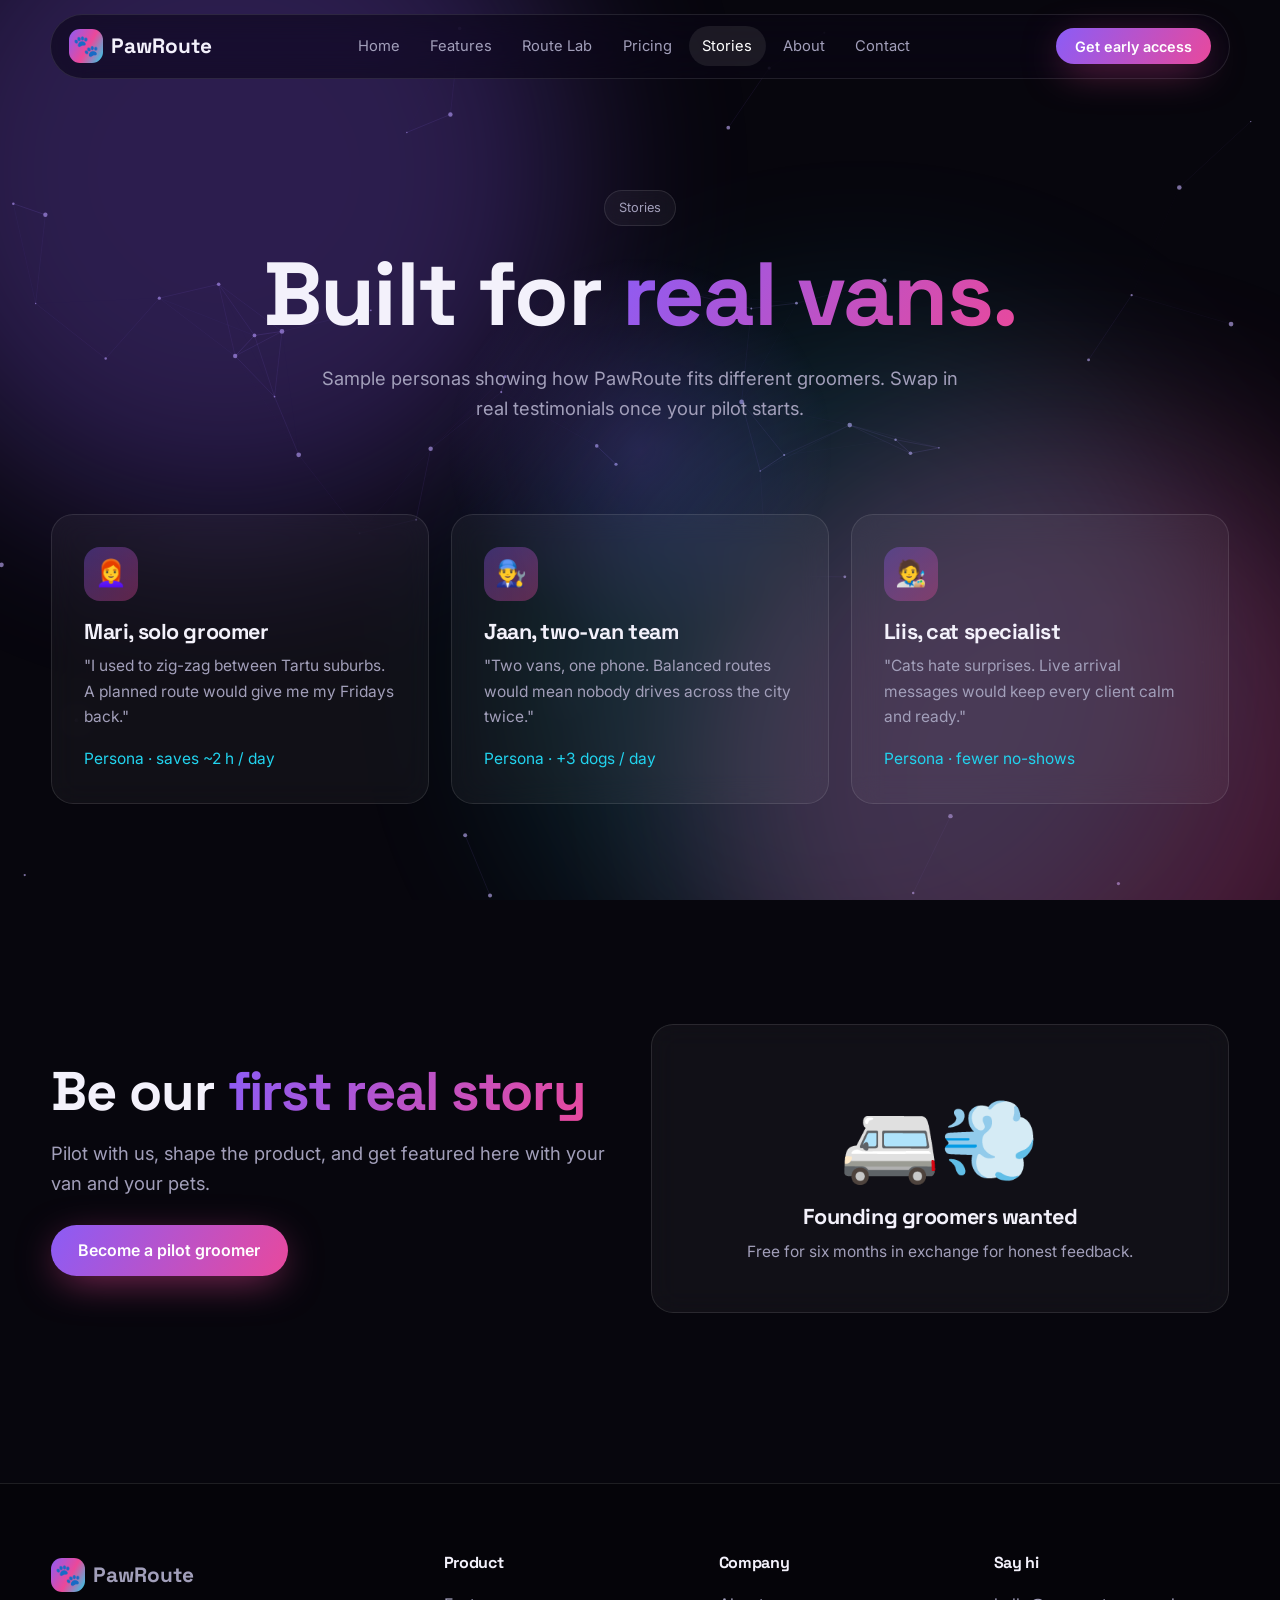
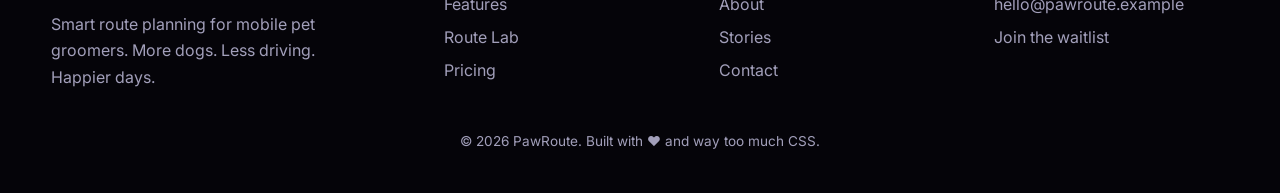
<file: stories.html>
<!doctype html>
<html lang="en">
<head>
<meta charset="utf-8">
<meta name="viewport" content="width=device-width,initial-scale=1">
<title>Stories — PawRoute</title>
<meta name="description" content="Meet the kind of groomers PawRoute is built for.">
<link href="https://fonts.googleapis.com/css2?family=Inter:wght@400;500;600&family=Space+Grotesk:wght@500;700&display=swap" rel="stylesheet">
<link rel="stylesheet" href="style.css">
</head>
<body>
<header class="page-hero center"><div class="wrap">
  <span class="eyebrow rv">Stories</span>
  <h1 class="rv d1" style="margin:1.2rem 0">Built for <span class="grad">real vans.</span></h1>
  <p class="lead rv d2">Sample personas showing how PawRoute fits different groomers. Swap in real testimonials once your pilot starts.</p>
</div></header>

<section style="padding-top:30px"><div class="wrap grid g3">
  <div class="card rv"><div class="ic">👩‍🦰</div><h3>Mari, solo groomer</h3><p>"I used to zig-zag between Tartu suburbs. A planned route would give me my Fridays back."</p><p style="margin-top:1rem;color:var(--c)">Persona · saves ~2 h / day</p></div>
  <div class="card rv d1"><div class="ic">👨‍🔧</div><h3>Jaan, two-van team</h3><p>"Two vans, one phone. Balanced routes would mean nobody drives across the city twice."</p><p style="margin-top:1rem;color:var(--c)">Persona · +3 dogs / day</p></div>
  <div class="card rv d2"><div class="ic">🧑‍🎨</div><h3>Liis, cat specialist</h3><p>"Cats hate surprises. Live arrival messages would keep every client calm and ready."</p><p style="margin-top:1rem;color:var(--c)">Persona · fewer no-shows</p></div>
</div></section>

<section><div class="wrap grid g2" style="align-items:center">
  <div class="rv"><h2>Be our <span class="grad">first real story</span></h2><p class="lead">Pilot with us, shape the product, and get featured here with your van and your pets.</p><br><a href="contact.html" class="btn">Become a pilot groomer</a></div>
  <div class="card rv d1 center" style="padding:3rem"><div style="font-size:5rem">🚐💨</div><h3>Founding groomers wanted</h3><p>Free for six months in exchange for honest feedback.</p></div>
</div></section>
<script src="script.js"></script>
</body>
</html>
</file>
<file: style.css>
/* ============ PawRoute — shared styles ============ */
:root{
  --bg:#07060d; --bg2:#0d0b18; --card:rgba(255,255,255,.045); --line:rgba(255,255,255,.1);
  --text:#f3f1fb; --muted:#a29fba;
  --a:#8b5cf6; --b:#ec4899; --c:#22d3ee; --d:#facc15;
  --grad:linear-gradient(120deg,var(--a),var(--b) 55%,var(--c));
  --r:22px; --ease:cubic-bezier(.2,.8,.2,1);
}
*{box-sizing:border-box;margin:0;padding:0}
html{scroll-behavior:smooth}
body{font-family:'Inter',system-ui,sans-serif;background:var(--bg);color:var(--text);line-height:1.65;overflow-x:hidden;-webkit-font-smoothing:antialiased}
h1,h2,h3,h4{font-family:'Space Grotesk',sans-serif;line-height:1.1;letter-spacing:-.02em}
a{color:inherit;text-decoration:none}
a:focus-visible,button:focus-visible,summary:focus-visible{outline:3px solid var(--c);outline-offset:4px}
img,svg{max-width:100%}
::selection{background:var(--b);color:#fff}
::-webkit-scrollbar{width:10px}::-webkit-scrollbar-track{background:var(--bg)}::-webkit-scrollbar-thumb{background:var(--grad);border-radius:10px}

/* background layers */
#fx{position:fixed;inset:0;z-index:-3;pointer-events:none}
.aurora{position:fixed;inset:0;z-index:-2;pointer-events:none;overflow:hidden}
.aurora i{position:absolute;width:55vmax;height:55vmax;border-radius:50%;filter:blur(90px);opacity:.28;animation:float 22s ease-in-out infinite}
.aurora i:nth-child(1){background:var(--a);top:-20%;left:-10%}
.aurora i:nth-child(2){background:var(--b);bottom:-25%;right:-10%;animation-delay:-8s}
.aurora i:nth-child(3){background:var(--c);top:35%;left:40%;opacity:.14;animation-delay:-15s}
@keyframes float{50%{transform:translate(8vw,-6vh) scale(1.15) rotate(25deg)}}
.glow{position:fixed;width:420px;height:420px;border-radius:50%;pointer-events:none;z-index:-1;
  background:radial-gradient(circle,rgba(139,92,246,.22),transparent 65%);transform:translate(-50%,-50%);left:50%;top:50%;transition:opacity .3s}
.progress{position:fixed;top:0;left:0;height:3px;width:0;background:var(--grad);z-index:200}

/* layout */
.wrap{width:min(1180px,92%);margin:auto}
section{padding:110px 0;position:relative}
.eyebrow{display:inline-flex;gap:.5rem;align-items:center;padding:.4rem .9rem;border:1px solid var(--line);border-radius:99px;background:var(--card);font-size:.8rem;color:var(--muted);backdrop-filter:blur(10px)}
.eyebrow b{width:8px;height:8px;border-radius:50%;background:#34d399;box-shadow:0 0 12px #34d399;animation:pulse 1.8s infinite}
@keyframes pulse{50%{transform:scale(1.6);opacity:.5}}
.grad{background:var(--grad);-webkit-background-clip:text;background-clip:text;color:transparent;background-size:200% auto;animation:shine 6s linear infinite}
@keyframes shine{to{background-position:200% center}}
h1{font-size:clamp(2.8rem,7vw,5.6rem)}
h2{font-size:clamp(2rem,4.5vw,3.4rem);margin-bottom:1rem}
.lead{font-size:1.15rem;color:var(--muted);max-width:640px}
.center{text-align:center}.center .lead{margin:auto}

/* nav */
nav{position:fixed;top:14px;left:50%;transform:translateX(-50%);width:min(1180px,94%);z-index:100;display:flex;align-items:center;justify-content:space-between;
  padding:.7rem 1.1rem;border:1px solid var(--line);border-radius:99px;background:rgba(10,8,20,.62);backdrop-filter:blur(18px) saturate(1.4);transition:.4s var(--ease)}
nav.scrolled{background:rgba(10,8,20,.88);box-shadow:0 10px 40px rgba(0,0,0,.5)}
.logo{font-family:'Space Grotesk';font-weight:700;font-size:1.3rem;display:flex;gap:.5rem;align-items:center}
.logo span{display:grid;place-items:center;width:34px;height:34px;border-radius:11px;background:var(--grad);animation:wob 4s ease-in-out infinite}
@keyframes wob{50%{transform:rotate(-12deg) scale(1.08)}}
.links{display:flex;gap:.2rem;align-items:center}
.links a{padding:.5rem .85rem;border-radius:99px;font-size:.92rem;color:var(--muted);transition:.25s}
.links a:hover,.links a.active{color:#fff;background:rgba(255,255,255,.08)}
.burger{display:none;min-width:44px;min-height:44px;border-radius:12px;background:none;border:0;color:#fff;font-size:1.6rem;line-height:1;cursor:pointer}

/* buttons */
.btn{position:relative;display:inline-flex;align-items:center;gap:.6rem;padding:.95rem 1.7rem;border-radius:99px;border:0;font:600 1rem 'Inter';color:#fff;cursor:pointer;
  background:var(--grad);background-size:200% auto;box-shadow:0 10px 40px -8px rgba(236,72,153,.6);transition:.4s var(--ease);overflow:hidden}
.btn:hover{background-position:right center;transform:translateY(-3px) scale(1.03);box-shadow:0 18px 50px -8px rgba(139,92,246,.8)}
.btn.ghost{background:var(--card);border:1px solid var(--line);box-shadow:none;backdrop-filter:blur(10px)}
.btn.ghost:hover{border-color:var(--b)}
.btn::after{content:'';position:absolute;inset:0;background:linear-gradient(110deg,transparent 30%,rgba(255,255,255,.35),transparent 70%);transform:translateX(-120%)}
.btn:hover::after{transform:translateX(120%);transition:.8s}

/* cards */
.grid{display:grid;gap:22px}
.g3{grid-template-columns:repeat(auto-fit,minmax(300px,1fr))}
.g2{grid-template-columns:repeat(auto-fit,minmax(380px,1fr))}
.g4{grid-template-columns:repeat(auto-fit,minmax(240px,1fr))}
.card{position:relative;padding:2rem;border-radius:var(--r);background:var(--card);border:1px solid var(--line);backdrop-filter:blur(14px);transition:transform .25s var(--ease),border-color .3s;transform-style:preserve-3d;overflow:hidden}
.card::before{content:'';position:absolute;inset:0;background:radial-gradient(500px circle at var(--mx,50%) var(--my,0%),rgba(139,92,246,.2),transparent 45%);opacity:0;transition:.3s}
.card:hover{border-color:rgba(236,72,153,.5)}.card:hover::before{opacity:1}
.card .ic{width:54px;height:54px;border-radius:16px;display:grid;place-items:center;font-size:1.6rem;background:linear-gradient(135deg,rgba(139,92,246,.35),rgba(236,72,153,.35));margin-bottom:1.2rem}
.card h3{font-size:1.35rem;margin-bottom:.6rem}
.card p{color:var(--muted);font-size:.97rem}

/* hero */
.hero{min-height:100vh;display:flex;align-items:center;padding-top:150px}
.hero-grid{display:grid;grid-template-columns:1.05fr .95fr;gap:50px;align-items:center}
.hero h1{margin:1.4rem 0}
.cta-row{display:flex;gap:14px;flex-wrap:wrap;margin-top:2rem}
.caret{display:inline-block;width:4px;height:.85em;background:var(--b);margin-left:6px;vertical-align:-.05em;animation:blink 1s steps(2) infinite}
@keyframes blink{50%{opacity:0}}
.page-hero{padding:190px 0 60px}

/* route demo */
.demo{padding:1.2rem;border-radius:28px;background:linear-gradient(160deg,rgba(255,255,255,.08),rgba(255,255,255,.02));border:1px solid var(--line);box-shadow:0 40px 100px -30px rgba(139,92,246,.5)}
.demo svg{width:100%;height:auto;border-radius:18px;background:radial-gradient(circle at 30% 20%,#17132b,#0a0814)}
.demo .bar{display:flex;gap:10px;flex-wrap:wrap;align-items:center;justify-content:space-between;margin-top:1rem}
.stat-pill{padding:.45rem .9rem;border-radius:99px;background:var(--card);border:1px solid var(--line);font-size:.85rem}
.stat-pill b{color:var(--c)}
.demo .btn{padding:.7rem 1.2rem;font-size:.9rem}
.path-line{fill:none;stroke:url(#pg);stroke-width:4;stroke-linecap:round;stroke-linejoin:round;stroke-dasharray:2000;stroke-dashoffset:2000;animation:draw 1.8s var(--ease) forwards;filter:drop-shadow(0 0 8px #ec4899)}
@keyframes draw{to{stroke-dashoffset:0}}

/* marquee */
.marquee{overflow:hidden;padding:26px 0;border-block:1px solid var(--line);background:rgba(255,255,255,.02);mask:linear-gradient(90deg,transparent,#000 12%,#000 88%,transparent)}
.marquee div{display:flex;gap:3.5rem;width:max-content;animation:scroll 32s linear infinite;font:600 1.4rem 'Space Grotesk';color:var(--muted);white-space:nowrap}
.marquee:hover div{animation-play-state:paused}
@keyframes scroll{to{transform:translateX(-50%)}}

/* stats */
.num{font:700 clamp(2.6rem,5vw,4rem) 'Space Grotesk'}
.stat{text-align:center;padding:1.5rem}
.stat p{color:var(--muted)}

/* steps / timeline */
.steps{position:relative;display:grid;gap:26px;padding-left:34px}
.steps::before{content:'';position:absolute;left:11px;top:6px;bottom:6px;width:2px;background:var(--grad)}
.step{position:relative}
.step::before{content:attr(data-n);position:absolute;left:-34px;top:2px;width:24px;height:24px;border-radius:50%;background:var(--bg);border:2px solid var(--b);display:grid;place-items:center;font-size:.7rem;font-weight:700}

/* pricing */
.toggle{display:inline-flex;padding:5px;border-radius:99px;background:var(--card);border:1px solid var(--line);margin:1.5rem 0 2.5rem}
.toggle button{padding:.6rem 1.4rem;border:0;border-radius:99px;background:none;color:var(--muted);font:600 .95rem 'Inter';cursor:pointer;transition:.3s}
.toggle button.on{background:var(--grad);color:#fff}
.price{font:700 3.2rem 'Space Grotesk'}.price small{font-size:1rem;color:var(--muted);font-weight:400}
.plan.pop{border-color:var(--b);box-shadow:0 0 70px -15px rgba(236,72,153,.55);transform:scale(1.03)}
.plan ul{list-style:none;margin:1.4rem 0 2rem;display:grid;gap:.7rem;color:var(--muted)}
.plan li::before{content:'✦ ';color:var(--c)}
.badge{position:absolute;top:18px;right:18px;padding:.25rem .8rem;border-radius:99px;background:var(--grad);font-size:.75rem;font-weight:700}

/* calculator / forms */
label{display:block;margin:1.1rem 0 .4rem;font-weight:600;font-size:.92rem}
input[type=range]{width:100%;accent-color:var(--b)}
input,textarea,select{width:100%;padding:.9rem 1.1rem;border-radius:14px;border:1px solid var(--line);background:rgba(255,255,255,.04);color:#fff;font:1rem 'Inter';outline:0;transition:.3s}
input:focus,textarea:focus,select:focus{border-color:var(--b);box-shadow:0 0 0 4px rgba(236,72,153,.15)}
textarea{min-height:140px;resize:vertical}
.out{font:700 2.6rem 'Space Grotesk'}

/* faq */
details{border:1px solid var(--line);border-radius:18px;padding:1.2rem 1.5rem;background:var(--card);margin-bottom:12px;transition:.3s}
details[open]{border-color:var(--b)}
summary{cursor:pointer;font:600 1.1rem 'Space Grotesk';list-style:none;display:flex;justify-content:space-between}
summary::after{content:'+';font-size:1.5rem;color:var(--b);transition:.3s}
details[open] summary::after{transform:rotate(45deg)}
details p{color:var(--muted);margin-top:.8rem}

/* cta band + footer */
.band{padding:4rem 2rem;border-radius:34px;text-align:center;background:var(--grad);background-size:200% auto;animation:shine 8s linear infinite;box-shadow:0 40px 120px -30px rgba(236,72,153,.7)}
.band h2{color:#fff}.band p{color:rgba(255,255,255,.88);margin-bottom:1.6rem}
.band .btn{background:#fff;color:#111;box-shadow:none}
footer{border-top:1px solid var(--line);padding:70px 0 40px;margin-top:60px;background:rgba(0,0,0,.25)}
.fgrid{display:grid;grid-template-columns:1.5fr repeat(3,1fr);gap:40px}
footer h4{margin-bottom:1rem;font-size:1rem}
footer a{display:block;color:var(--muted);padding:.2rem 0;transition:.2s}footer a:hover{color:#fff;padding-left:6px}
.copy{margin-top:40px;color:var(--muted);font-size:.85rem;text-align:center}

/* reveal */
.rv{opacity:0;transform:translateY(40px);filter:blur(6px);transition:1s var(--ease)}
.rv.in{opacity:1;transform:none;filter:none}
.d1{transition-delay:.1s}.d2{transition-delay:.2s}.d3{transition-delay:.3s}

@media(max-width:900px){
  .hero-grid,.fgrid{grid-template-columns:1fr}
  .links{position:absolute;top:70px;left:0;right:0;max-height:calc(100vh - 100px);overflow-y:auto;overscroll-behavior:contain;flex-direction:column;align-items:stretch;background:rgba(10,8,20,.97);border:1px solid var(--line);border-radius:24px;padding:1rem;display:none;box-shadow:0 16px 40px rgba(0,0,0,.4)}
  .links a{display:flex;min-height:44px;align-items:center;justify-content:center}
  .links.open{display:flex}.burger{display:block}
  .g2{grid-template-columns:1fr}.plan.pop{transform:none}
}
@media(max-width:600px){nav>.btn{display:none}}
@media(prefers-reduced-motion:reduce){html{scroll-behavior:auto}*{animation:none!important;transition:none!important}.rv{opacity:1;transform:none;filter:none}#route-svg .path-line{stroke-dashoffset:0}#route-svg g{animation:none!important;opacity:1!important}}
</file>
<file: styles.css>
/* =====================================================================
   PAWROUTE - Modern Pet Discovery, Adoption & Wellness Stylesheet
   Designed for responsiveness, beauty, clarity, and ease of maintenance.
   ===================================================================== */

:root {
  /* Color Palette */
  --color-primary: #164E3D;        /* Deep Nordic Forest Green */
  --color-primary-hover: #113B2E;
  --color-primary-soft: #EAF2ED;
  --color-primary-mid: #2C6E56;

  --color-accent: #D97746;         /* Warm Terracotta / Amber */
  --color-accent-hover: #C26334;
  --color-accent-soft: #FDF1EB;
  --color-gold: #E09F3E;

  /* Neutrals */
  --bg-page: #FAF8F5;              /* Warm Sand & Linen Cream */
  --bg-card: #FFFFFF;
  --bg-subtle: #F3EFE8;
  --bg-highlight: #FFFDF9;

  /* Typography */
  --text-main: #1D2522;
  --text-muted: #56645E;
  --text-light: #889690;
  --text-white: #FFFFFF;

  /* Borders & Shadows */
  --border-light: #E5E0D6;
  --border-subtle: #EFECE6;
  --radius-sm: 8px;
  --radius-md: 14px;
  --radius-lg: 22px;
  --radius-pill: 9999px;

  --shadow-sm: 0 2px 8px rgba(22, 78, 61, 0.05);
  --shadow-md: 0 8px 24px rgba(22, 78, 61, 0.08);
  --shadow-lg: 0 18px 44px rgba(22, 78, 61, 0.13);
  --shadow-hover: 0 14px 32px rgba(22, 78, 61, 0.12);

  /* Layout */
  --container-max: 1200px;
  --transition: all 0.25s cubic-bezier(0.16, 1, 0.3, 1);
  --font-family: 'Plus Jakarta Sans', system-ui, -apple-system, BlinkMacSystemFont, "Segoe UI", Roboto, sans-serif;
}

/* Base & Reset */
*, *::before, *::after {
  box-sizing: border-box;
  margin: 0;
  padding: 0;
}

html {
  scroll-behavior: smooth;
  font-size: 16px;
}

body {
  font-family: var(--font-family);
  background-color: var(--bg-page);
  color: var(--text-main);
  line-height: 1.6;
  -webkit-font-smoothing: antialiased;
}

img {
  max-width: 100%;
  display: block;
}

a {
  color: inherit;
  text-decoration: none;
  transition: var(--transition);
}

button {
  font-family: inherit;
  cursor: pointer;
  border: none;
  background: none;
  transition: var(--transition);
}

/* Accessible focus outline */
button:focus-visible,
a:focus-visible,
input:focus-visible,
select:focus-visible,
textarea:focus-visible {
  outline: 3px solid var(--color-accent);
  outline-offset: 2px;
}

.sr-only {
  position: absolute;
  width: 1px;
  height: 1px;
  padding: 0;
  margin: -1px;
  overflow: hidden;
  clip: rect(0, 0, 0, 0);
  white-space: nowrap;
  border: 0;
}

.container {
  width: 100%;
  max-width: var(--container-max);
  margin-left: auto;
  margin-right: auto;
  padding-left: 20px;
  padding-right: 20px;
}

/* =====================================================================
   Top Demo Notification Banner
   ===================================================================== */
.demo-top-bar {
  background: #FFF8E6;
  border-bottom: 1px solid #FFE099;
  color: #7D4F00;
  font-size: 0.84rem;
  padding: 8px 16px;
  text-align: center;
  position: relative;
  z-index: 101;
}

.demo-top-bar strong {
  font-weight: 700;
}

/* =====================================================================
   Header & Navigation
   ===================================================================== */
.site-header {
  position: sticky;
  top: 0;
  background: rgba(250, 248, 245, 0.94);
  backdrop-filter: blur(14px);
  -webkit-backdrop-filter: blur(14px);
  z-index: 100;
  border-bottom: 1px solid var(--border-light);
  transition: var(--transition);
}

.nav-wrap {
  display: flex;
  align-items: center;
  justify-content: space-between;
  height: 76px;
  gap: 16px;
}

.logo {
  display: flex;
  align-items: center;
  gap: 10px;
  font-size: 1.35rem;
  font-weight: 800;
  color: var(--color-primary);
  letter-spacing: -0.5px;
}

.logo-icon {
  background: var(--color-primary);
  color: var(--text-white);
  width: 40px;
  height: 40px;
  border-radius: 12px;
  display: grid;
  place-items: center;
  font-size: 1.25rem;
  box-shadow: 0 4px 12px rgba(22, 78, 61, 0.2);
}

.logo-text {
  display: flex;
  flex-direction: column;
  line-height: 1.1;
}

.logo span {
  color: var(--color-accent);
}

.logo-subline {
  font-size: 0.72rem;
  font-weight: 600;
  color: var(--text-muted);
  letter-spacing: 0.2px;
}

.nav-links {
  display: flex;
  align-items: center;
  gap: 24px;
  list-style: none;
}

.nav-links a {
  font-weight: 600;
  color: var(--text-muted);
  font-size: 0.92rem;
  padding: 6px 0;
  position: relative;
}

.nav-links a:hover,
.nav-links a.active {
  color: var(--color-primary);
}

.header-actions {
  display: flex;
  align-items: center;
  gap: 12px;
}

/* Favourites button in nav */
.nav-fav-btn {
  display: inline-flex;
  align-items: center;
  gap: 6px;
  background: var(--color-primary-soft);
  color: var(--color-primary);
  border: 1px solid rgba(22, 78, 61, 0.12);
  padding: 7px 14px;
  border-radius: var(--radius-pill);
  font-weight: 700;
  font-size: 0.85rem;
  cursor: pointer;
  transition: var(--transition);
}

.nav-fav-btn:hover {
  background: #DCEDE2;
  transform: translateY(-1px);
}

.nav-fav-icon {
  font-size: 0.95rem;
}

.nav-fav-badge {
  background: var(--color-accent);
  color: var(--text-white);
  padding: 1px 7px;
  border-radius: var(--radius-pill);
  font-size: 0.72rem;
  font-weight: 800;
  min-width: 18px;
  text-align: center;
  transition: transform 0.2s cubic-bezier(0.175, 0.885, 0.32, 1.275);
}

.nav-fav-badge.bounce {
  transform: scale(1.35);
}

.nav-cta-btn {
  background: var(--color-accent);
  color: var(--text-white);
  padding: 9px 20px;
  border-radius: var(--radius-pill);
  font-weight: 700;
  font-size: 0.9rem;
  box-shadow: 0 4px 14px rgba(217, 119, 70, 0.22);
}

.nav-cta-btn:hover {
  background: var(--color-accent-hover);
  transform: translateY(-1px);
  box-shadow: 0 6px 18px rgba(217, 119, 70, 0.32);
}

/* Mobile Nav Toggle */
.mobile-toggle {
  display: none;
  font-size: 1.5rem;
  color: var(--color-primary);
  padding: 8px;
  border-radius: var(--radius-sm);
}

/* =====================================================================
   Hero Section
   ===================================================================== */
.hero-section {
  padding: 64px 0 76px;
  position: relative;
  overflow: hidden;
}

.hero-grid {
  display: grid;
  grid-template-columns: 1.15fr 0.85fr;
  gap: 48px;
  align-items: center;
}

.hero-tag {
  display: inline-flex;
  align-items: center;
  gap: 8px;
  background: var(--color-primary-soft);
  color: var(--color-primary);
  font-weight: 700;
  font-size: 0.84rem;
  padding: 6px 16px;
  border-radius: var(--radius-pill);
  margin-bottom: 20px;
  border: 1px solid rgba(22, 78, 61, 0.12);
}

.hero-title {
  font-size: clamp(2.3rem, 4.5vw, 3.4rem);
  font-weight: 800;
  line-height: 1.15;
  color: var(--color-primary);
  letter-spacing: -1px;
  margin-bottom: 18px;
}

.hero-title em {
  font-style: italic;
  color: var(--color-accent);
  position: relative;
}

.hero-subtitle {
  font-size: 1.08rem;
  line-height: 1.65;
  color: var(--text-muted);
  margin-bottom: 28px;
  max-width: 540px;
}

.hero-actions {
  display: flex;
  align-items: center;
  gap: 14px;
  margin-bottom: 36px;
  flex-wrap: wrap;
}

.btn-primary {
  background: var(--color-primary);
  color: var(--text-white);
  padding: 13px 26px;
  border-radius: var(--radius-pill);
  font-weight: 700;
  font-size: 0.98rem;
  display: inline-flex;
  align-items: center;
  gap: 8px;
  box-shadow: 0 4px 16px rgba(22, 78, 61, 0.25);
}

.btn-primary:hover {
  background: var(--color-primary-hover);
  transform: translateY(-2px);
  box-shadow: 0 6px 20px rgba(22, 78, 61, 0.35);
}

.btn-secondary {
  background: var(--bg-card);
  color: var(--color-primary);
  border: 1.5px solid var(--border-light);
  padding: 12px 22px;
  border-radius: var(--radius-pill);
  font-weight: 700;
  font-size: 0.95rem;
  display: inline-flex;
  align-items: center;
  gap: 8px;
}

.btn-secondary:hover {
  border-color: var(--color-primary);
  background: var(--color-primary-soft);
  transform: translateY(-1px);
}

.hero-stats {
  display: flex;
  align-items: center;
  gap: 28px;
  padding-top: 22px;
  border-top: 1px solid var(--border-light);
}

.stat-item h4 {
  font-size: 1.45rem;
  font-weight: 800;
  color: var(--color-primary);
  line-height: 1.1;
}

.stat-item p {
  font-size: 0.8rem;
  color: var(--text-light);
  font-weight: 600;
}

/* Hero Showcase Card: Pet of the Week */
.featured-hero-card {
  background: var(--bg-card);
  border-radius: var(--radius-lg);
  border: 1px solid var(--border-light);
  box-shadow: var(--shadow-lg);
  position: relative;
  overflow: hidden;
  transition: var(--transition);
}

.featured-ribbon {
  position: absolute;
  top: 14px;
  left: 14px;
  z-index: 3;
  background: var(--color-accent);
  color: var(--text-white);
  font-size: 0.72rem;
  font-weight: 800;
  padding: 4px 10px;
  border-radius: 6px;
  letter-spacing: 0.4px;
  box-shadow: 0 2px 8px rgba(0,0,0,0.18);
  text-transform: uppercase;
}

.hero-pet-image-wrap {
  position: relative;
  height: 220px;
  overflow: hidden;
  background: #EAE6DE;
}

.hero-pet-img {
  width: 100%;
  height: 100%;
  object-fit: cover;
  transition: transform 0.4s ease;
}

.featured-hero-card:hover .hero-pet-img {
  transform: scale(1.03);
}

.hero-pet-badge {
  position: absolute;
  bottom: 10px;
  left: 10px;
  z-index: 2;
  background: rgba(22, 78, 61, 0.92);
  backdrop-filter: blur(4px);
  color: var(--text-white);
  font-size: 0.72rem;
  font-weight: 700;
  padding: 4px 10px;
  border-radius: var(--radius-pill);
}

.hero-pet-info {
  padding: 22px;
}

.hero-pet-meta {
  display: flex;
  justify-content: space-between;
  align-items: flex-start;
  gap: 12px;
  margin-bottom: 8px;
}

.hero-pet-name {
  font-size: 1.35rem;
  font-weight: 800;
  color: var(--color-primary);
  line-height: 1.2;
}

.hero-pet-sub {
  font-size: 0.84rem;
  color: var(--text-muted);
}

.hero-pet-location {
  font-size: 0.75rem;
  background: var(--color-primary-soft);
  color: var(--color-primary);
  padding: 3px 8px;
  border-radius: 6px;
  font-weight: 700;
  white-space: nowrap;
}

.hero-pet-snippet {
  font-size: 0.88rem;
  color: var(--text-muted);
  font-style: italic;
  line-height: 1.5;
  margin-bottom: 14px;
}

.hero-pet-tags {
  display: flex;
  flex-wrap: wrap;
  gap: 6px;
  margin-bottom: 18px;
}

.pill-tag {
  background: var(--bg-subtle);
  border: 1px solid var(--border-light);
  font-size: 0.74rem;
  font-weight: 600;
  color: var(--text-main);
  padding: 3px 9px;
  border-radius: var(--radius-pill);
}

.hero-pet-action-row {
  display: flex;
  justify-content: space-between;
  align-items: center;
  gap: 12px;
  border-top: 1px solid var(--border-subtle);
  padding-top: 14px;
}

.btn-meet-pet {
  background: var(--color-primary);
  color: var(--text-white);
  padding: 10px 18px;
  border-radius: var(--radius-pill);
  font-weight: 700;
  font-size: 0.9rem;
  cursor: pointer;
  transition: var(--transition);
}

.btn-meet-pet:hover {
  background: var(--color-primary-hover);
  transform: translateY(-2px);
}

.hero-fee-note {
  text-align: right;
  font-size: 0.84rem;
  color: var(--text-muted);
  line-height: 1.2;
}

.hero-fee-note strong {
  color: var(--color-primary);
  font-size: 0.98rem;
}

.hero-fee-note small {
  display: block;
  font-size: 0.72rem;
  color: var(--text-light);
}

/* =====================================================================
   Section Common Styling
   ===================================================================== */
.section-pad {
  padding: 80px 0;
}

.section-pad-alt {
  padding: 80px 0;
  background-color: var(--bg-card);
  border-top: 1px solid var(--border-light);
  border-bottom: 1px solid var(--border-light);
}

.section-head {
  text-align: center;
  max-width: 680px;
  margin: 0 auto 44px;
}

.section-tag {
  font-size: 0.8rem;
  font-weight: 800;
  color: var(--color-accent);
  text-transform: uppercase;
  letter-spacing: 1.2px;
  margin-bottom: 8px;
  display: block;
}

.section-title {
  font-size: clamp(1.8rem, 3.2vw, 2.5rem);
  font-weight: 800;
  color: var(--color-primary);
  line-height: 1.2;
  margin-bottom: 14px;
  letter-spacing: -0.5px;
}

.section-subtitle {
  font-size: 1.02rem;
  color: var(--text-muted);
  line-height: 1.6;
}

/* =====================================================================
   Pet Discovery & Adoption Section (#adopt)
   ===================================================================== */
.pet-filters-wrapper {
  background: var(--bg-card);
  border: 1px solid var(--border-light);
  border-radius: var(--radius-lg);
  padding: 24px;
  box-shadow: var(--shadow-sm);
  margin-bottom: 36px;
}

.pet-search-row {
  display: flex;
  gap: 14px;
  margin-bottom: 18px;
  flex-wrap: wrap;
}

.search-input-box {
  flex: 1;
  min-width: 280px;
  position: relative;
  display: flex;
  align-items: center;
}

.search-icon {
  position: absolute;
  left: 16px;
  font-size: 1.05rem;
  color: var(--text-light);
  pointer-events: none;
}

.pet-search-input {
  width: 100%;
  padding: 13px 44px 13px 44px;
  border-radius: 12px;
  border: 2px solid var(--border-light);
  background: var(--bg-page);
  font-size: 0.95rem;
  font-family: inherit;
  color: var(--text-main);
  transition: var(--transition);
}

.pet-search-input:focus {
  outline: none;
  background: #FFFFFF;
  border-color: var(--color-primary);
  box-shadow: 0 0 0 4px rgba(22, 78, 61, 0.1);
}

.search-clear-btn {
  position: absolute;
  right: 14px;
  background: none;
  border: none;
  color: var(--text-light);
  font-size: 0.95rem;
  cursor: pointer;
  padding: 4px;
  border-radius: 50%;
  transition: var(--transition);
}

.search-clear-btn:hover {
  color: var(--text-main);
}

.sort-select-box {
  min-width: 210px;
}

.pet-sort-select,
.mini-filter-select {
  width: 100%;
  padding: 13px 16px;
  border-radius: 12px;
  border: 2px solid var(--border-light);
  background: var(--bg-page);
  font-size: 0.9rem;
  font-weight: 600;
  font-family: inherit;
  color: var(--text-main);
  cursor: pointer;
  transition: var(--transition);
}

.pet-sort-select:focus,
.mini-filter-select:focus {
  outline: none;
  border-color: var(--color-primary);
  box-shadow: 0 0 0 4px rgba(22, 78, 61, 0.1);
}

/* Species Tabs */
.species-filter-tabs {
  display: flex;
  gap: 10px;
  flex-wrap: wrap;
  margin-bottom: 18px;
}

.species-tab {
  padding: 10px 18px;
  border-radius: var(--radius-pill);
  background: var(--bg-page);
  border: 1.5px solid var(--border-light);
  font-size: 0.9rem;
  font-weight: 700;
  color: var(--text-main);
  display: inline-flex;
  align-items: center;
  gap: 8px;
  cursor: pointer;
  transition: var(--transition);
}

.species-tab:hover {
  background: var(--color-primary-soft);
  border-color: rgba(22, 78, 61, 0.3);
}

.species-tab.active {
  background: var(--color-primary);
  color: var(--text-white);
  border-color: var(--color-primary);
  box-shadow: 0 4px 12px rgba(22, 78, 61, 0.2);
}

.species-tab .tab-count {
  font-size: 0.75rem;
  background: rgba(0, 0, 0, 0.08);
  padding: 2px 7px;
  border-radius: var(--radius-pill);
}

.species-tab.active .tab-count {
  background: rgba(255, 255, 255, 0.25);
  color: var(--text-white);
}

.species-tab.fav-tab.active {
  background: var(--color-accent);
  border-color: var(--color-accent);
  box-shadow: 0 4px 12px rgba(217, 119, 70, 0.25);
}

/* Secondary Filters Bar */
.secondary-filters-row {
  display: flex;
  align-items: center;
  gap: 16px;
  flex-wrap: wrap;
  padding: 14px 18px;
  background: var(--bg-subtle);
  border-radius: 12px;
}

.filter-group {
  display: flex;
  align-items: center;
  gap: 8px;
  font-size: 0.85rem;
  font-weight: 700;
  color: var(--text-muted);
}

.filter-group .mini-filter-select {
  padding: 8px 12px;
  border-radius: 8px;
  font-size: 0.84rem;
  background: #FFFFFF;
}

.btn-reset-filters {
  font-size: 0.82rem;
  font-weight: 700;
  color: var(--color-accent);
  background: #FFFFFF;
  border: 1px solid var(--color-accent);
  padding: 6px 14px;
  border-radius: var(--radius-pill);
  cursor: pointer;
  transition: var(--transition);
}

.btn-reset-filters:hover {
  background: var(--color-accent);
  color: var(--text-white);
}

.live-results-count {
  margin-left: auto;
  font-size: 0.86rem;
  color: var(--text-muted);
}

.live-results-count strong {
  color: var(--color-primary);
}

/* Pet Cards Grid */
.pets-grid {
  display: grid;
  grid-template-columns: repeat(3, 1fr);
  gap: 28px;
  margin-bottom: 44px;
}

.pet-card {
  background: var(--bg-card);
  border-radius: 18px;
  border: 1px solid var(--border-light);
  overflow: hidden;
  display: flex;
  flex-direction: column;
  transition: transform 0.25s cubic-bezier(0.16, 1, 0.3, 1), box-shadow 0.25s ease, border-color 0.2s ease;
  position: relative;
  box-shadow: var(--shadow-sm);
}

.pet-card:hover {
  transform: translateY(-6px);
  box-shadow: var(--shadow-lg);
  border-color: rgba(22, 78, 61, 0.2);
}

.pet-card-image-wrap {
  position: relative;
  height: 230px;
  overflow: hidden;
  background: #EAE6DF;
}

.pet-card-img {
  width: 100%;
  height: 100%;
  object-fit: cover;
  transition: transform 0.4s cubic-bezier(0.16, 1, 0.3, 1);
}

.pet-card:hover .pet-card-img {
  transform: scale(1.04);
}

.pet-badge-overlay {
  position: absolute;
  top: 12px;
  left: 12px;
  z-index: 2;
  background: rgba(22, 78, 61, 0.92);
  backdrop-filter: blur(4px);
  color: var(--text-white);
  font-size: 0.72rem;
  font-weight: 800;
  text-transform: uppercase;
  letter-spacing: 0.4px;
  padding: 4px 10px;
  border-radius: 6px;
}

/* Favourites Heart Button */
.card-fav-btn {
  position: absolute;
  top: 12px;
  right: 12px;
  z-index: 3;
  width: 38px;
  height: 38px;
  border-radius: 50%;
  background: rgba(255, 255, 255, 0.92);
  backdrop-filter: blur(6px);
  border: 1px solid rgba(0, 0, 0, 0.08);
  display: flex;
  align-items: center;
  justify-content: center;
  cursor: pointer;
  font-size: 1.15rem;
  transition: transform 0.2s cubic-bezier(0.175, 0.885, 0.32, 1.275), background 0.2s ease;
  color: var(--text-main);
}

.card-fav-btn:hover {
  transform: scale(1.15);
  background: #FFFFFF;
}

.card-fav-btn.active {
  background: #FFF1F1;
  border-color: #FFA5AE;
}

.card-fav-btn.active .heart-icon {
  color: #E63946;
  filter: drop-shadow(0 2px 4px rgba(230, 57, 70, 0.35));
}

.pet-card-body {
  padding: 22px;
  flex: 1;
  display: flex;
  flex-direction: column;
}

.pet-card-header {
  display: flex;
  justify-content: space-between;
  align-items: flex-start;
  gap: 8px;
  margin-bottom: 4px;
}

.pet-title {
  font-size: 1.3rem;
  font-weight: 800;
  color: var(--color-primary);
  line-height: 1.2;
}

.pet-age-pill {
  font-size: 0.75rem;
  font-weight: 700;
  background: var(--color-primary-soft);
  color: var(--color-primary);
  padding: 3px 8px;
  border-radius: var(--radius-pill);
  white-space: nowrap;
}

.pet-breed {
  font-size: 0.88rem;
  font-weight: 600;
  color: var(--text-muted);
  margin-bottom: 6px;
}

.pet-location-line {
  font-size: 0.8rem;
  color: var(--text-light);
  display: flex;
  align-items: center;
  gap: 4px;
  margin-bottom: 12px;
}

.pet-tags-container {
  display: flex;
  flex-wrap: wrap;
  gap: 6px;
  margin-bottom: 14px;
}

.pet-tag-chip {
  font-size: 0.72rem;
  font-weight: 600;
  padding: 3px 8px;
  border-radius: 6px;
  background: var(--bg-subtle);
  color: var(--text-main);
  border: 1px solid var(--border-subtle);
}

.pet-stats-row {
  display: flex;
  justify-content: space-between;
  padding: 10px 0;
  border-top: 1px solid var(--border-subtle);
  border-bottom: 1px solid var(--border-subtle);
  margin-bottom: 16px;
  font-size: 0.82rem;
  color: var(--text-muted);
}

.pet-stat-item {
  display: flex;
  align-items: center;
  gap: 4px;
}

.pet-card-footer {
  margin-top: auto;
  display: flex;
  justify-content: space-between;
  align-items: center;
  gap: 12px;
}

.pet-fee-wrap {
  font-size: 0.82rem;
  color: var(--text-muted);
  line-height: 1.2;
}

.pet-fee-amount {
  font-size: 1.15rem;
  font-weight: 800;
  color: var(--color-primary);
  display: block;
}

.btn-card-action {
  background: var(--color-primary);
  color: var(--text-white);
  padding: 9px 18px;
  border-radius: var(--radius-pill);
  font-weight: 700;
  font-size: 0.88rem;
  transition: var(--transition);
}

.btn-card-action:hover {
  background: var(--color-primary-hover);
  transform: translateY(-2px);
  box-shadow: 0 4px 12px rgba(22, 78, 61, 0.25);
}

/* Empty State */
.no-pets-found {
  grid-column: 1 / -1;
  text-align: center;
  padding: 56px 20px;
  background: var(--bg-card);
  border-radius: 18px;
  border: 2px dashed var(--border-light);
}

.no-pets-icon {
  font-size: 3rem;
  margin-bottom: 14px;
  display: block;
}

.no-pets-title {
  font-size: 1.35rem;
  font-weight: 800;
  color: var(--color-primary);
  margin-bottom: 8px;
}

.no-pets-desc {
  font-size: 0.95rem;
  color: var(--text-muted);
  max-width: 480px;
  margin: 0 auto 20px;
}

.btn-clear-filters {
  background: var(--color-accent);
  color: var(--text-white);
  padding: 10px 22px;
  border-radius: var(--radius-pill);
  font-weight: 700;
  font-size: 0.9rem;
}

/* Adoption Guarantee Banner */
.adoption-guarantee-banner {
  background: #FAF5EB;
  border: 1px solid #EEDFC9;
  border-radius: var(--radius-lg);
  padding: 28px 32px;
  margin-top: 16px;
}

.guarantee-header {
  display: flex;
  align-items: center;
  gap: 16px;
  margin-bottom: 24px;
}

.guarantee-icon {
  font-size: 2rem;
}

.guarantee-header h4 {
  font-size: 1.25rem;
  font-weight: 800;
  color: var(--color-primary);
  margin-bottom: 2px;
}

.guarantee-header p {
  font-size: 0.9rem;
  color: var(--text-muted);
}

.guarantee-items-grid {
  display: grid;
  grid-template-columns: repeat(4, 1fr);
  gap: 20px;
}

.guarantee-item {
  display: flex;
  gap: 12px;
  align-items: flex-start;
}

.item-icon {
  font-size: 1.4rem;
}

.guarantee-item strong {
  font-size: 0.9rem;
  color: var(--color-primary);
  display: block;
  margin-bottom: 2px;
}

.guarantee-item p {
  font-size: 0.8rem;
  color: var(--text-muted);
  line-height: 1.4;
}

/* =====================================================================
   Services & Pricing Section (Grooming)
   ===================================================================== */
.services-filter-bar {
  display: flex;
  justify-content: center;
  gap: 12px;
  margin-bottom: 40px;
  flex-wrap: wrap;
}

.filter-btn {
  background: var(--bg-card);
  color: var(--text-muted);
  border: 1.5px solid var(--border-light);
  padding: 10px 22px;
  border-radius: var(--radius-pill);
  font-size: 0.92rem;
  font-weight: 700;
  transition: var(--transition);
}

.filter-btn:hover {
  border-color: var(--color-primary);
  color: var(--color-primary);
  background: var(--color-primary-soft);
}

.filter-btn.active {
  background: var(--color-primary);
  color: var(--text-white);
  border-color: var(--color-primary);
  box-shadow: 0 4px 14px rgba(22, 78, 61, 0.2);
}

.services-grid {
  display: grid;
  grid-template-columns: repeat(auto-fill, minmax(330px, 1fr));
  gap: 28px;
  margin-bottom: 40px;
}

.service-card {
  background: var(--bg-card);
  border: 1px solid var(--border-light);
  border-radius: var(--radius-lg);
  padding: 30px;
  display: flex;
  flex-direction: column;
  position: relative;
  transition: var(--transition);
  box-shadow: var(--shadow-sm);
}

.service-card:hover {
  transform: translateY(-4px);
  box-shadow: var(--shadow-md);
  border-color: rgba(22, 78, 61, 0.2);
}

.service-card.highlighted {
  border: 2px solid var(--color-accent);
  background: var(--bg-highlight);
}

.service-badge {
  position: absolute;
  top: -12px;
  right: 24px;
  background: var(--color-accent);
  color: var(--text-white);
  font-size: 0.72rem;
  font-weight: 800;
  text-transform: uppercase;
  letter-spacing: 0.5px;
  padding: 4px 12px;
  border-radius: var(--radius-pill);
  box-shadow: 0 2px 8px rgba(217, 119, 70, 0.3);
}

.service-category-tag {
  font-size: 0.72rem;
  font-weight: 800;
  color: var(--color-primary);
  background: var(--color-primary-soft);
  padding: 3px 8px;
  border-radius: var(--radius-sm);
  display: inline-block;
  margin-bottom: 12px;
}

.service-title {
  font-size: 1.3rem;
  font-weight: 800;
  color: var(--color-primary);
  margin-bottom: 6px;
  line-height: 1.3;
}

.service-duration {
  font-size: 0.82rem;
  color: var(--text-light);
  font-weight: 600;
  margin-bottom: 14px;
}

.service-description {
  font-size: 0.92rem;
  color: var(--text-muted);
  line-height: 1.5;
  margin-bottom: 20px;
}

.service-includes {
  list-style: none;
  margin-bottom: 26px;
  flex: 1;
}

.service-includes li {
  font-size: 0.85rem;
  color: var(--text-main);
  padding: 6px 0;
  position: relative;
  padding-left: 20px;
}

.service-includes li::before {
  content: "✓";
  position: absolute;
  left: 0;
  color: var(--color-primary);
  font-weight: bold;
}

.service-card-bottom {
  display: flex;
  align-items: center;
  justify-content: space-between;
  padding-top: 18px;
  border-top: 1px solid var(--border-subtle);
  margin-top: auto;
}

.service-price {
  font-size: 1.85rem;
  font-weight: 800;
  color: var(--color-primary);
  line-height: 1;
}

.service-price small {
  font-size: 0.8rem;
  color: var(--text-light);
  font-weight: 500;
}

.service-select-btn {
  background: var(--color-primary-soft);
  color: var(--color-primary);
  padding: 9px 18px;
  border-radius: var(--radius-pill);
  font-weight: 700;
  font-size: 0.85rem;
  transition: var(--transition);
}

.service-select-btn:hover {
  background: var(--color-primary);
  color: var(--text-white);
}

.service-card.highlighted .service-select-btn {
  background: var(--color-accent);
  color: var(--text-white);
}

.service-card.highlighted .service-select-btn:hover {
  background: var(--color-accent-hover);
}

.update-tip-box {
  background: var(--bg-card);
  border: 1px solid var(--border-light);
  border-radius: var(--radius-md);
  padding: 16px 22px;
  display: flex;
  align-items: center;
  justify-content: space-between;
  gap: 16px;
  flex-wrap: wrap;
}

.update-tip-text {
  font-size: 0.88rem;
  color: var(--text-muted);
}

.update-tip-text code {
  background: var(--bg-subtle);
  padding: 2px 6px;
  border-radius: 4px;
  font-size: 0.84rem;
  color: var(--color-primary);
  font-weight: 600;
}

/* =====================================================================
   How It Works Section
   ===================================================================== */
.steps-grid {
  display: grid;
  grid-template-columns: repeat(4, 1fr);
  gap: 24px;
}

.step-card {
  background: var(--bg-page);
  border: 1px solid var(--border-light);
  border-radius: var(--radius-md);
  padding: 30px 24px;
  text-align: center;
  position: relative;
  transition: var(--transition);
}

.step-card:hover {
  transform: translateY(-4px);
  box-shadow: var(--shadow-sm);
  border-color: var(--color-primary);
}

.step-number {
  position: absolute;
  top: -14px;
  left: 50%;
  transform: translateX(-50%);
  background: var(--color-primary);
  color: var(--text-white);
  width: 28px;
  height: 28px;
  border-radius: 50%;
  font-size: 0.82rem;
  font-weight: 800;
  display: grid;
  place-items: center;
  box-shadow: 0 2px 8px rgba(22, 78, 61, 0.25);
}

.step-icon {
  font-size: 2.2rem;
  margin-bottom: 16px;
  margin-top: 6px;
}

.step-title {
  font-size: 1.15rem;
  font-weight: 800;
  color: var(--color-primary);
  margin-bottom: 8px;
}

.step-desc {
  font-size: 0.88rem;
  color: var(--text-muted);
  line-height: 1.5;
}

/* =====================================================================
   Demo Booking Section & Form
   ===================================================================== */
.booking-section-wrapper {
  max-width: 820px;
  margin: 0 auto;
  background: var(--bg-card);
  border: 1px solid var(--border-light);
  border-radius: var(--radius-lg);
  box-shadow: var(--shadow-md);
  overflow: hidden;
}

.booking-disclaimer-banner {
  background: #FFF8E6;
  border-bottom: 1px solid #FFE099;
  padding: 16px 24px;
  display: flex;
  align-items: center;
  gap: 14px;
}

.booking-disclaimer-icon {
  font-size: 1.5rem;
}

.booking-disclaimer-text h4 {
  font-size: 0.88rem;
  font-weight: 800;
  color: #7D4F00;
  letter-spacing: 0.5px;
}

.booking-disclaimer-text p {
  font-size: 0.82rem;
  color: #8C5900;
  line-height: 1.4;
}

.booking-form-body {
  padding: 36px;
}

.form-layout-grid {
  display: grid;
  grid-template-columns: 1fr 1fr;
  gap: 20px;
  margin-bottom: 26px;
}

.form-full-width {
  grid-column: span 2;
}

.form-group label {
  display: block;
  font-size: 0.86rem;
  font-weight: 700;
  color: var(--text-main);
  margin-bottom: 8px;
}

.form-group label .hint {
  font-weight: normal;
  color: var(--text-light);
  font-size: 0.78rem;
  margin-left: 4px;
}

.form-input,
.form-select,
.form-textarea {
  width: 100%;
  padding: 12px 16px;
  border-radius: 10px;
  border: 1.5px solid var(--border-light);
  background: var(--bg-page);
  font-family: inherit;
  font-size: 0.92rem;
  color: var(--text-main);
  transition: var(--transition);
}

.form-input:focus,
.form-select:focus,
.form-textarea:focus {
  outline: none;
  border-color: var(--color-primary);
  background: #FFFFFF;
  box-shadow: 0 0 0 4px rgba(22, 78, 61, 0.1);
}

.form-textarea {
  resize: vertical;
  min-height: 90px;
}

.species-selector {
  display: flex;
  gap: 12px;
}

.species-chip {
  flex: 1;
  position: relative;
  cursor: pointer;
}

.species-chip input {
  position: absolute;
  opacity: 0;
}

.species-chip span {
  display: flex;
  align-items: center;
  justify-content: center;
  gap: 6px;
  padding: 10px;
  border: 1.5px solid var(--border-light);
  border-radius: 10px;
  background: var(--bg-page);
  font-weight: 700;
  font-size: 0.9rem;
  transition: var(--transition);
}

.species-chip input:checked + span {
  background: var(--color-primary-soft);
  border-color: var(--color-primary);
  color: var(--color-primary);
}

.form-footer-actions {
  display: flex;
  align-items: center;
  justify-content: space-between;
  gap: 16px;
  flex-wrap: wrap;
  padding-top: 20px;
  border-top: 1px solid var(--border-subtle);
}

.form-security-note {
  font-size: 0.8rem;
  color: var(--text-light);
  display: flex;
  align-items: center;
  gap: 6px;
}

.btn-submit-booking {
  background: var(--color-primary);
  color: var(--text-white);
  padding: 13px 28px;
  border-radius: var(--radius-pill);
  font-weight: 800;
  font-size: 0.98rem;
  box-shadow: 0 4px 14px rgba(22, 78, 61, 0.25);
  cursor: pointer;
  transition: var(--transition);
}

.btn-submit-booking:hover {
  background: var(--color-primary-hover);
  transform: translateY(-2px);
  box-shadow: 0 6px 18px rgba(22, 78, 61, 0.35);
}

/* =====================================================================
   Modals Common Styling
   ===================================================================== */
.demo-modal-overlay,
.pet-modal-overlay {
  position: fixed;
  inset: 0;
  background: rgba(18, 30, 24, 0.68);
  backdrop-filter: blur(6px);
  -webkit-backdrop-filter: blur(6px);
  display: none;
  place-items: center;
  padding: 20px;
  z-index: 1000;
}

.demo-modal-overlay.active,
.pet-modal-overlay.active {
  display: grid;
  animation: fadeIn 0.2s ease-out;
}

@keyframes fadeIn {
  from { opacity: 0; }
  to { opacity: 1; }
}

.demo-modal-card {
  background: var(--bg-card);
  max-width: 580px;
  width: 100%;
  border-radius: var(--radius-lg);
  padding: 32px;
  box-shadow: var(--shadow-lg);
  border: 1px solid var(--border-light);
  max-height: 90vh;
  overflow-y: auto;
  position: relative;
}

.modal-close-btn {
  position: absolute;
  top: 16px;
  right: 16px;
  width: 36px;
  height: 36px;
  border-radius: 50%;
  background: var(--bg-subtle);
  color: var(--text-main);
  display: grid;
  place-items: center;
  font-size: 1.1rem;
  cursor: pointer;
  z-index: 10;
  transition: var(--transition);
}

.modal-close-btn:hover {
  background: var(--border-light);
  transform: scale(1.08);
}

.modal-demo-badge {
  background: #FEE2E2;
  color: #991B1B;
  display: inline-block;
  padding: 4px 12px;
  border-radius: var(--radius-pill);
  font-size: 0.75rem;
  font-weight: 800;
  text-transform: uppercase;
  letter-spacing: 0.5px;
  margin-bottom: 12px;
}

.modal-header-title {
  font-size: 1.55rem;
  font-weight: 800;
  color: var(--color-primary);
  margin-bottom: 6px;
}

.modal-header-desc {
  font-size: 0.88rem;
  color: var(--text-muted);
  margin-bottom: 20px;
}

.modal-receipt-box {
  background: var(--bg-page);
  border: 1px solid var(--border-light);
  border-radius: var(--radius-md);
  padding: 20px;
  margin-bottom: 24px;
}

.receipt-row {
  display: flex;
  justify-content: space-between;
  padding: 8px 0;
  font-size: 0.88rem;
  border-bottom: 1px dashed var(--border-light);
}

.receipt-row:last-child {
  border-bottom: none;
  padding-top: 12px;
  font-weight: 800;
  color: var(--color-primary);
  font-size: 1.05rem;
}

.receipt-label {
  color: var(--text-muted);
}

.receipt-val {
  color: var(--text-main);
  font-weight: 600;
  text-align: right;
}

.modal-checklist-box {
  background: #F0FDF4;
  border: 1px solid #BBF7D0;
  border-radius: var(--radius-md);
  padding: 16px 20px;
  margin-bottom: 24px;
}

.modal-checklist-box h5 {
  color: #166534;
  font-size: 0.88rem;
  font-weight: 800;
  margin-bottom: 8px;
}

.modal-checklist-box ul {
  list-style: none;
  font-size: 0.82rem;
  color: #15803D;
  display: flex;
  flex-direction: column;
  gap: 6px;
}

.modal-checklist-box li::before {
  content: "• ";
  font-weight: bold;
}

.btn-close-modal {
  width: 100%;
  background: var(--color-primary);
  color: var(--text-white);
  padding: 13px;
  border-radius: var(--radius-pill);
  font-weight: 700;
  font-size: 0.95rem;
  cursor: pointer;
  transition: var(--transition);
}

.btn-close-modal:hover {
  background: var(--color-primary-hover);
}

/* =====================================================================
   Pet Detail Modal (#pet-detail-modal)
   ===================================================================== */
.pet-modal-card {
  background: var(--bg-card);
  max-width: 880px;
  width: 100%;
  border-radius: var(--radius-lg);
  box-shadow: var(--shadow-lg);
  border: 1px solid var(--border-light);
  max-height: 90vh;
  overflow-y: auto;
  position: relative;
  padding: 0;
}

.pet-modal-grid {
  display: grid;
  grid-template-columns: 0.95fr 1.05fr;
  min-height: 520px;
}

.modal-left-col {
  background: var(--bg-page);
  border-right: 1px solid var(--border-light);
  display: flex;
  flex-direction: column;
}

.modal-gallery-hero {
  position: relative;
  height: 280px;
  overflow: hidden;
  background: #EAE6DF;
}

.modal-hero-img {
  width: 100%;
  height: 100%;
  object-fit: cover;
}

.modal-badge-status {
  position: absolute;
  top: 14px;
  left: 14px;
  background: rgba(22, 78, 61, 0.92);
  backdrop-filter: blur(4px);
  color: var(--text-white);
  font-size: 0.72rem;
  font-weight: 800;
  text-transform: uppercase;
  padding: 4px 10px;
  border-radius: 6px;
}

.modal-gallery-thumbs {
  display: flex;
  gap: 8px;
  padding: 12px 16px;
  background: #FAF8F5;
  border-bottom: 1px solid var(--border-light);
}

.modal-thumb-btn {
  width: 60px;
  height: 48px;
  border-radius: 8px;
  overflow: hidden;
  border: 2px solid transparent;
  cursor: pointer;
  padding: 0;
  opacity: 0.7;
  transition: var(--transition);
}

.modal-thumb-btn.active,
.modal-thumb-btn:hover {
  border-color: var(--color-primary);
  opacity: 1;
}

.modal-thumb-btn img {
  width: 100%;
  height: 100%;
  object-fit: cover;
}

.modal-quick-facts {
  padding: 20px;
}

.modal-quick-facts h4 {
  font-size: 0.88rem;
  font-weight: 800;
  color: var(--color-primary);
  text-transform: uppercase;
  letter-spacing: 0.5px;
  margin-bottom: 12px;
}

.facts-list {
  display: grid;
  grid-template-columns: 1fr 1fr;
  gap: 10px;
  list-style: none;
}

.fact-item {
  background: #FFFFFF;
  border: 1px solid var(--border-subtle);
  border-radius: 8px;
  padding: 8px 12px;
}

.fact-item span {
  font-size: 0.72rem;
  color: var(--text-light);
  display: block;
}

.fact-item strong {
  font-size: 0.85rem;
  color: var(--text-main);
}

.modal-right-col {
  padding: 32px 28px;
  display: flex;
  flex-direction: column;
}

.modal-pet-head {
  display: flex;
  justify-content: space-between;
  align-items: flex-start;
  margin-bottom: 10px;
}

.modal-pet-name {
  font-size: 1.8rem;
  font-weight: 800;
  color: var(--color-primary);
  line-height: 1.1;
}

.modal-pet-subtitle {
  font-size: 0.95rem;
  color: var(--text-muted);
  font-weight: 600;
}

.modal-head-actions {
  display: flex;
  align-items: center;
  gap: 8px;
  margin-right: 32px;
}

.modal-fav-btn {
  width: 38px;
  height: 38px;
  border-radius: 50%;
  background: var(--bg-subtle);
  border: 1px solid var(--border-light);
  font-size: 1.1rem;
  display: grid;
  place-items: center;
  cursor: pointer;
}

.modal-fav-btn.active {
  background: #FFF1F1;
  border-color: #FFA5AE;
}

.modal-share-btn {
  width: 38px;
  height: 38px;
  border-radius: 50%;
  background: var(--bg-subtle);
  border: 1px solid var(--border-light);
  font-size: 1rem;
  display: grid;
  place-items: center;
  cursor: pointer;
}

.modal-location-tag {
  font-size: 0.82rem;
  color: var(--text-muted);
  margin-bottom: 18px;
  display: flex;
  align-items: center;
  gap: 6px;
}

.modal-story-box {
  margin-bottom: 22px;
}

.modal-story-box h4 {
  font-size: 0.9rem;
  font-weight: 800;
  color: var(--color-primary);
  text-transform: uppercase;
  letter-spacing: 0.5px;
  margin-bottom: 8px;
}

.modal-story-box p {
  font-size: 0.92rem;
  color: var(--text-main);
  line-height: 1.6;
}

.modal-compatibility-box {
  background: var(--bg-page);
  border: 1px solid var(--border-light);
  border-radius: var(--radius-md);
  padding: 16px;
  margin-bottom: 22px;
}

.modal-compatibility-box h4 {
  font-size: 0.88rem;
  font-weight: 800;
  color: var(--color-primary);
  margin-bottom: 10px;
}

.compat-grid {
  display: grid;
  grid-template-columns: 1fr 1fr;
  gap: 8px;
}

.compat-item {
  font-size: 0.82rem;
  color: var(--text-muted);
}

.compat-item strong {
  color: var(--text-main);
}

.modal-fee-bar {
  display: flex;
  justify-content: space-between;
  align-items: center;
  background: var(--color-primary-soft);
  border-radius: var(--radius-md);
  padding: 14px 20px;
  margin-bottom: 22px;
}

.fee-left strong {
  font-size: 1.35rem;
  font-weight: 800;
  color: var(--color-primary);
  display: block;
}

.fee-left small {
  font-size: 0.78rem;
  color: var(--text-muted);
}

.modal-actions-row {
  display: flex;
  gap: 12px;
  margin-top: auto;
}

.btn-adopt-modal {
  flex: 1;
  background: var(--color-accent);
  color: var(--text-white);
  padding: 13px;
  border-radius: var(--radius-pill);
  font-weight: 800;
  font-size: 0.96rem;
  text-align: center;
  cursor: pointer;
  box-shadow: 0 4px 14px rgba(217, 119, 70, 0.25);
  transition: var(--transition);
}

.btn-adopt-modal:hover {
  background: var(--color-accent-hover);
  transform: translateY(-2px);
}

/* Adoption Strip in application modal */
.adopt-pet-strip {
  display: flex;
  align-items: center;
  gap: 14px;
  background: var(--bg-page);
  border: 1px solid var(--border-light);
  border-radius: var(--radius-md);
  padding: 12px 16px;
  margin-bottom: 20px;
}

.adopt-strip-img {
  width: 54px;
  height: 54px;
  border-radius: 10px;
  object-fit: cover;
}

.adopt-pet-strip h4 {
  font-size: 1.05rem;
  font-weight: 800;
  color: var(--color-primary);
}

.adopt-pet-strip p {
  font-size: 0.8rem;
  color: var(--text-muted);
}

.adopt-strip-fee {
  font-size: 0.82rem;
  font-weight: 700;
  color: var(--color-accent);
}

/* =====================================================================
   Why Choose Us (Pillars)
   ===================================================================== */
.pillars-grid {
  display: grid;
  grid-template-columns: repeat(4, 1fr);
  gap: 24px;
}

.pillar-card {
  background: var(--bg-page);
  border: 1px solid var(--border-light);
  border-radius: var(--radius-md);
  padding: 30px 24px;
  transition: var(--transition);
}

.pillar-card:hover {
  transform: translateY(-4px);
  box-shadow: var(--shadow-sm);
  border-color: var(--color-primary);
}

.pillar-icon {
  font-size: 2.2rem;
  margin-bottom: 14px;
  display: block;
}

.pillar-title {
  font-size: 1.15rem;
  font-weight: 800;
  color: var(--color-primary);
  margin-bottom: 8px;
}

.pillar-desc {
  font-size: 0.88rem;
  color: var(--text-muted);
  line-height: 1.5;
}

/* =====================================================================
   FAQ Accordion
   ===================================================================== */
.faq-wrap {
  max-width: 780px;
  margin: 0 auto;
}

.faq-item {
  background: var(--bg-card);
  border: 1px solid var(--border-light);
  border-radius: var(--radius-md);
  margin-bottom: 12px;
  overflow: hidden;
  transition: var(--transition);
}

.faq-item.active {
  border-color: var(--color-primary);
  box-shadow: var(--shadow-sm);
}

.faq-question {
  width: 100%;
  padding: 20px 24px;
  display: flex;
  align-items: center;
  justify-content: space-between;
  gap: 16px;
  text-align: left;
  font-size: 1.02rem;
  font-weight: 700;
  color: var(--color-primary);
  cursor: pointer;
  background: none;
  border: none;
}

.faq-toggle-icon {
  font-size: 1.3rem;
  color: var(--color-primary);
  transition: transform 0.25s ease;
  line-height: 1;
}

.faq-item.active .faq-toggle-icon {
  transform: rotate(45deg);
}

.faq-answer {
  max-height: 0;
  overflow: hidden;
  transition: max-height 0.3s cubic-bezier(0, 1, 0, 1);
  padding: 0 24px;
}

.faq-item.active .faq-answer {
  max-height: 400px;
  transition: max-height 0.35s ease-in-out;
  padding-bottom: 22px;
}

.faq-answer p {
  font-size: 0.92rem;
  color: var(--text-muted);
  line-height: 1.6;
}

/* =====================================================================
   Contact & Location
   ===================================================================== */
.contact-grid {
  display: grid;
  grid-template-columns: 1fr 1fr;
  gap: 36px;
}

.contact-info-card,
.contact-map-card {
  background: var(--bg-page);
  border: 1px solid var(--border-light);
  border-radius: var(--radius-lg);
  padding: 36px;
}

.contact-info-card h3,
.contact-map-card h3 {
  font-size: 1.35rem;
  font-weight: 800;
  color: var(--color-primary);
  margin-bottom: 24px;
}

.contact-list {
  list-style: none;
  display: flex;
  flex-direction: column;
  gap: 18px;
}

.contact-list li {
  display: flex;
  gap: 16px;
  align-items: flex-start;
}

.contact-icon {
  font-size: 1.35rem;
  color: var(--color-primary);
  margin-top: 2px;
}

.contact-detail h5 {
  font-size: 0.8rem;
  text-transform: uppercase;
  color: var(--text-light);
  letter-spacing: 0.5px;
  margin-bottom: 2px;
}

.contact-detail p {
  font-size: 0.95rem;
  color: var(--text-main);
  font-weight: 600;
}

.contact-detail a:hover {
  color: var(--color-accent);
}

.map-placeholder-box {
  background: var(--bg-card);
  border: 2px dashed var(--border-light);
  border-radius: var(--radius-md);
  padding: 50px 20px;
  text-align: center;
  margin-bottom: 18px;
}

.map-icon {
  font-size: 2.5rem;
  margin-bottom: 10px;
  display: block;
}

/* =====================================================================
   Site Footer
   ===================================================================== */
.site-footer {
  background: #11281F;
  color: #D3E0DA;
  padding: 60px 0 30px;
}

.footer-top {
  display: grid;
  grid-template-columns: 1.4fr 1fr 1fr 1.2fr;
  gap: 36px;
  padding-bottom: 40px;
  border-bottom: 1px solid rgba(255, 255, 255, 0.1);
}

.footer-brand .footer-logo {
  font-size: 1.4rem;
  font-weight: 800;
  color: #FFFFFF;
  display: flex;
  align-items: center;
  gap: 8px;
  margin-bottom: 14px;
}

.footer-brand p {
  font-size: 0.88rem;
  color: #9DB3A8;
  line-height: 1.6;
  margin-bottom: 16px;
}

.footer-badge-list {
  display: flex;
  gap: 8px;
  flex-wrap: wrap;
}

.footer-mini-badge {
  background: rgba(255, 255, 255, 0.08);
  font-size: 0.74rem;
  padding: 3px 8px;
  border-radius: 4px;
  color: #B5C9C0;
}

.footer-col h4 {
  font-size: 0.92rem;
  font-weight: 800;
  color: #FFFFFF;
  text-transform: uppercase;
  letter-spacing: 0.5px;
  margin-bottom: 16px;
}

.footer-links {
  list-style: none;
  display: flex;
  flex-direction: column;
  gap: 10px;
}

.footer-links a {
  font-size: 0.88rem;
  color: #B7CAC2;
  transition: var(--transition);
}

.footer-links a:hover {
  color: #FFFFFF;
  padding-left: 4px;
}

.footer-bottom {
  padding-top: 26px;
  display: flex;
  align-items: center;
  justify-content: space-between;
  font-size: 0.82rem;
  color: #8C9F97;
  flex-wrap: wrap;
  gap: 14px;
}

.footer-demo-tag {
  background: rgba(255, 255, 255, 0.1);
  padding: 4px 10px;
  border-radius: var(--radius-pill);
  font-size: 0.76rem;
}

/* =====================================================================
   Toast Notifications System
   ===================================================================== */
.toast-container {
  position: fixed;
  bottom: 24px;
  right: 24px;
  z-index: 9999;
  display: flex;
  flex-direction: column;
  gap: 10px;
  pointer-events: none;
}

.toast {
  pointer-events: auto;
  background: var(--text-main);
  color: #FFFFFF;
  padding: 12px 20px;
  border-radius: var(--radius-md);
  font-size: 0.88rem;
  font-weight: 600;
  box-shadow: 0 8px 24px rgba(0, 0, 0, 0.22);
  display: flex;
  align-items: center;
  gap: 10px;
  animation: slideInUp 0.25s cubic-bezier(0.16, 1, 0.3, 1);
  transition: opacity 0.3s ease, transform 0.3s ease;
}

.toast.toast-hiding {
  opacity: 0;
  transform: translateY(12px);
}

@keyframes slideInUp {
  from {
    opacity: 0;
    transform: translateY(20px);
  }
  to {
    opacity: 1;
    transform: translateY(0);
  }
}

/* =====================================================================
   Responsive Media Queries
   ===================================================================== */
@media (max-width: 1080px) {
  .pets-grid {
    grid-template-columns: repeat(2, 1fr);
  }

  .steps-grid,
  .pillars-grid {
    grid-template-columns: repeat(2, 1fr);
  }

  .guarantee-items-grid {
    grid-template-columns: repeat(2, 1fr);
  }
}

@media (max-width: 992px) {
  .hero-grid {
    grid-template-columns: 1fr;
    gap: 40px;
  }
  
  .hero-title {
    font-size: 2.6rem;
  }
  
  .contact-grid {
    grid-template-columns: 1fr;
  }
  
  .footer-top {
    grid-template-columns: 1fr 1fr;
    gap: 30px;
  }

  .pet-modal-grid {
    grid-template-columns: 1fr;
  }

  .modal-gallery-hero {
    height: 220px;
  }
}

@media (max-width: 768px) {
  .mobile-toggle {
    display: block;
  }

  .nav-links {
    position: fixed;
    top: 76px;
    left: 0;
    width: 100%;
    background: var(--bg-card);
    flex-direction: column;
    padding: 24px;
    gap: 18px;
    border-bottom: 1px solid var(--border-light);
    box-shadow: var(--shadow-md);
    transform: translateY(-130%);
    transition: transform 0.3s ease-in-out;
  }

  .nav-links.open {
    transform: translateY(0);
  }

  .nav-cta-btn {
    display: none;
  }

  .hero-title {
    font-size: 2.2rem;
  }

  .pets-grid {
    grid-template-columns: 1fr;
  }

  .steps-grid,
  .pillars-grid {
    grid-template-columns: 1fr;
  }

  .guarantee-items-grid {
    grid-template-columns: 1fr;
  }

  .form-layout-grid {
    grid-template-columns: 1fr;
  }

  .form-full-width {
    grid-column: span 1;
  }

  .services-grid {
    grid-template-columns: 1fr;
  }

  .footer-top {
    grid-template-columns: 1fr;
  }

  .pet-search-row {
    flex-direction: column;
  }

  .sort-select-box {
    width: 100%;
  }

  .species-filter-tabs {
    overflow-x: auto;
    flex-wrap: nowrap;
    padding-bottom: 6px;
    -webkit-overflow-scrolling: touch;
  }

  .species-tab {
    white-space: nowrap;
  }
}

/* =====================================================================
   Accessibility & Prefers Reduced Motion
   ===================================================================== */
@media (prefers-reduced-motion: reduce) {
  *,
  *::before,
  *::after {
    animation-duration: 0.01ms !important;
    animation-iteration-count: 1 !important;
    transition-duration: 0.01ms !important;
    scroll-behavior: auto !important;
  }

  .pet-card:hover,
  .featured-hero-card:hover,
  .step-card:hover,
  .pillar-card:hover {
    transform: none !important;
  }
}

/* =====================================================================
   Multi-Page Sub-Hero & Page Headers
   ===================================================================== */
.page-hero {
  padding: 54px 0 42px;
  background: linear-gradient(180deg, var(--bg-card) 0%, var(--bg-page) 100%);
  border-bottom: 1px solid var(--border-light);
  text-align: center;
}

.page-hero-tag {
  display: inline-flex;
  align-items: center;
  gap: 8px;
  background: var(--color-primary-soft);
  color: var(--color-primary);
  font-size: 0.82rem;
  font-weight: 700;
  padding: 5px 14px;
  border-radius: var(--radius-pill);
  margin-bottom: 14px;
  border: 1px solid rgba(22, 78, 61, 0.12);
}

.page-hero-title {
  font-size: clamp(2rem, 3.8vw, 3rem);
  font-weight: 800;
  color: var(--color-primary);
  line-height: 1.15;
  margin-bottom: 12px;
  letter-spacing: -0.5px;
}

.page-hero-subtitle {
  font-size: 1.05rem;
  color: var(--text-muted);
  max-width: 660px;
  margin: 0 auto;
  line-height: 1.6;
}

.breadcrumbs {
  display: flex;
  align-items: center;
  justify-content: center;
  gap: 8px;
  font-size: 0.82rem;
  color: var(--text-light);
  margin-bottom: 14px;
}

.breadcrumbs a {
  color: var(--text-muted);
  font-weight: 600;
}

.breadcrumbs a:hover {
  color: var(--color-primary);
}

.breadcrumbs .current {
  color: var(--color-primary);
  font-weight: 700;
}

/* Active Nav Link Marker */
.nav-links a.active {
  color: var(--color-primary);
  font-weight: 800;
}

.nav-links a.active::after {
  content: "";
  position: absolute;
  bottom: 0;
  left: 0;
  width: 100%;
  height: 2.5px;
  background: var(--color-accent);
  border-radius: 9999px;
}

/* Home Section Heads with Right Action */
.home-section-head-split {
  display: flex;
  justify-content: space-between;
  align-items: flex-end;
  margin-bottom: 36px;
  gap: 20px;
  flex-wrap: wrap;
}

.home-section-head-split .section-head-text {
  max-width: 600px;
}

.home-section-head-split .section-tag {
  text-align: left;
}

.home-section-head-split .section-title {
  text-align: left;
  margin-bottom: 8px;
}

.home-section-head-split .section-subtitle {
  text-align: left;
}

.btn-view-all-link {
  display: inline-flex;
  align-items: center;
  gap: 8px;
  font-size: 0.95rem;
  font-weight: 700;
  color: var(--color-primary);
  background: var(--bg-card);
  border: 1.5px solid var(--border-light);
  padding: 10px 20px;
  border-radius: var(--radius-pill);
  transition: var(--transition);
}

.btn-view-all-link:hover {
  background: var(--color-primary);
  color: var(--text-white);
  border-color: var(--color-primary);
  transform: translateX(3px);
}

/* Favourites Header Bar */
.favourites-control-bar {
  display: flex;
  justify-content: space-between;
  align-items: center;
  padding: 16px 24px;
  background: var(--bg-card);
  border: 1px solid var(--border-light);
  border-radius: var(--radius-md);
  margin-bottom: 32px;
  gap: 16px;
  flex-wrap: wrap;
}

.favourites-count-msg {
  font-size: 1rem;
  font-weight: 700;
  color: var(--color-primary);
}

.favourites-count-msg strong {
  color: var(--color-accent);
}

.btn-clear-all-favs {
  background: var(--bg-subtle);
  color: #B91C1C;
  border: 1px solid #FECACA;
  padding: 8px 16px;
  border-radius: var(--radius-pill);
  font-weight: 700;
  font-size: 0.84rem;
  cursor: pointer;
  transition: var(--transition);
}

.btn-clear-all-favs:hover {
  background: #FEE2E2;
}

/* Contact Demo Form Card */
.contact-form-card {
  background: var(--bg-card);
  border: 1px solid var(--border-light);
  border-radius: var(--radius-lg);
  padding: 36px;
  box-shadow: var(--shadow-sm);
}

.contact-form-card h3 {
  font-size: 1.35rem;
  font-weight: 800;
  color: var(--color-primary);
  margin-bottom: 8px;
}

.contact-form-card p {
  font-size: 0.9rem;
  color: var(--text-muted);
  margin-bottom: 24px;
}
</file>
